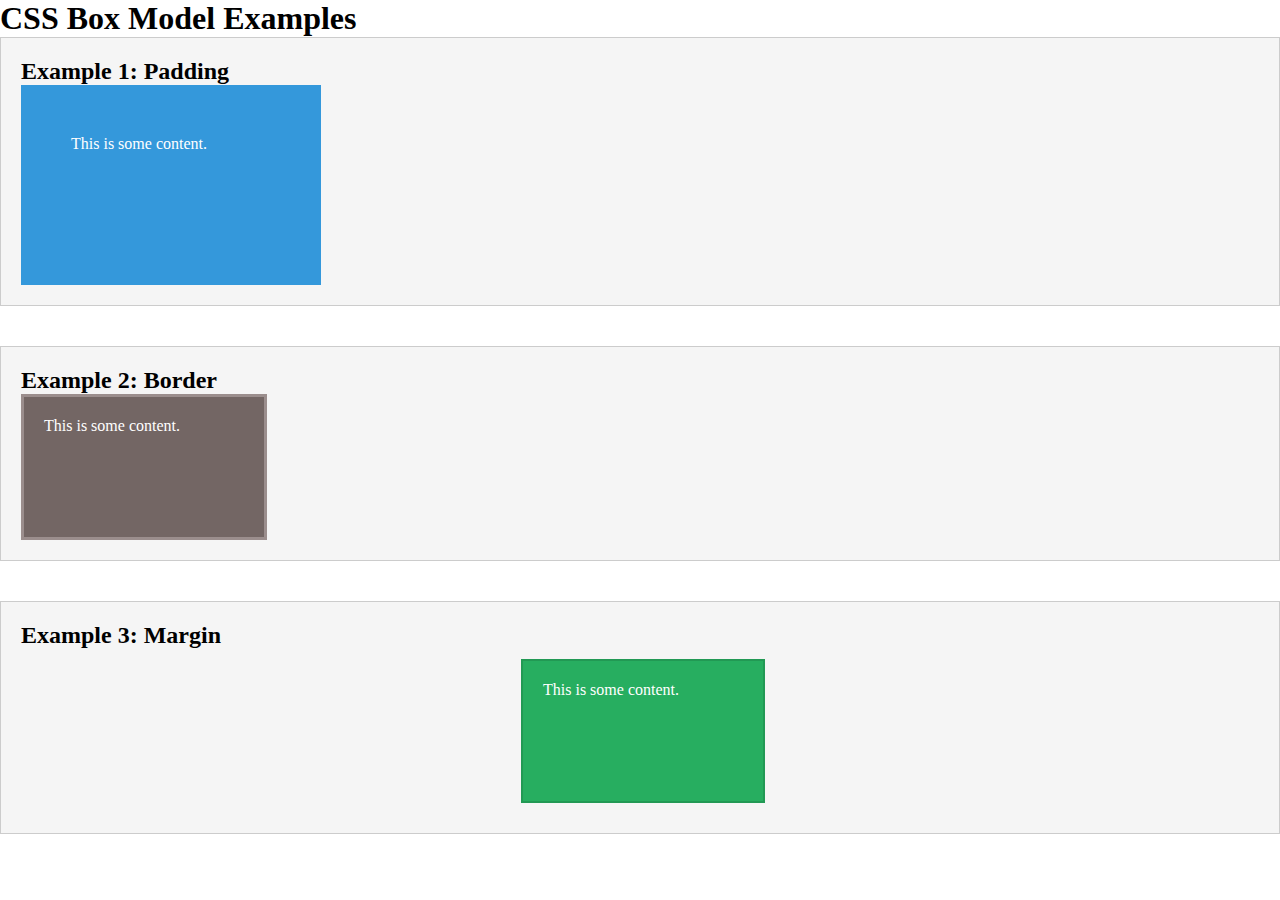
<file: css-box-model/index.html>
<!DOCTYPE html>
<html lang="en">
  <head>
    <meta charset="UTF-8" />
    <meta name="viewport" content="width=device-width, initial-scale=1.0" />
    <link rel="stylesheet" href="styles.css" />
    <title>CSS Box Model Examples</title>
  </head>
  <body>
    <h1>CSS Box Model Examples</h1>

    <!-- Example 1: Padding -->
    <div class="example">
      <h2>Example 1: Padding</h2>
      <p class="box">This is some content.</p>
    </div>

    <!-- Example 2: Border -->
    <div class="example">
      <h2>Example 2: Border</h2>
      <p class="box-border">This is some content.</p>
    </div>

    <!-- Example 3: Margin -->
    <div class="example">
      <h2>Example 3: Margin</h2>
      <p class="box-margin">This is some content.</p>
    </div>
  </body>
</html>
</file>
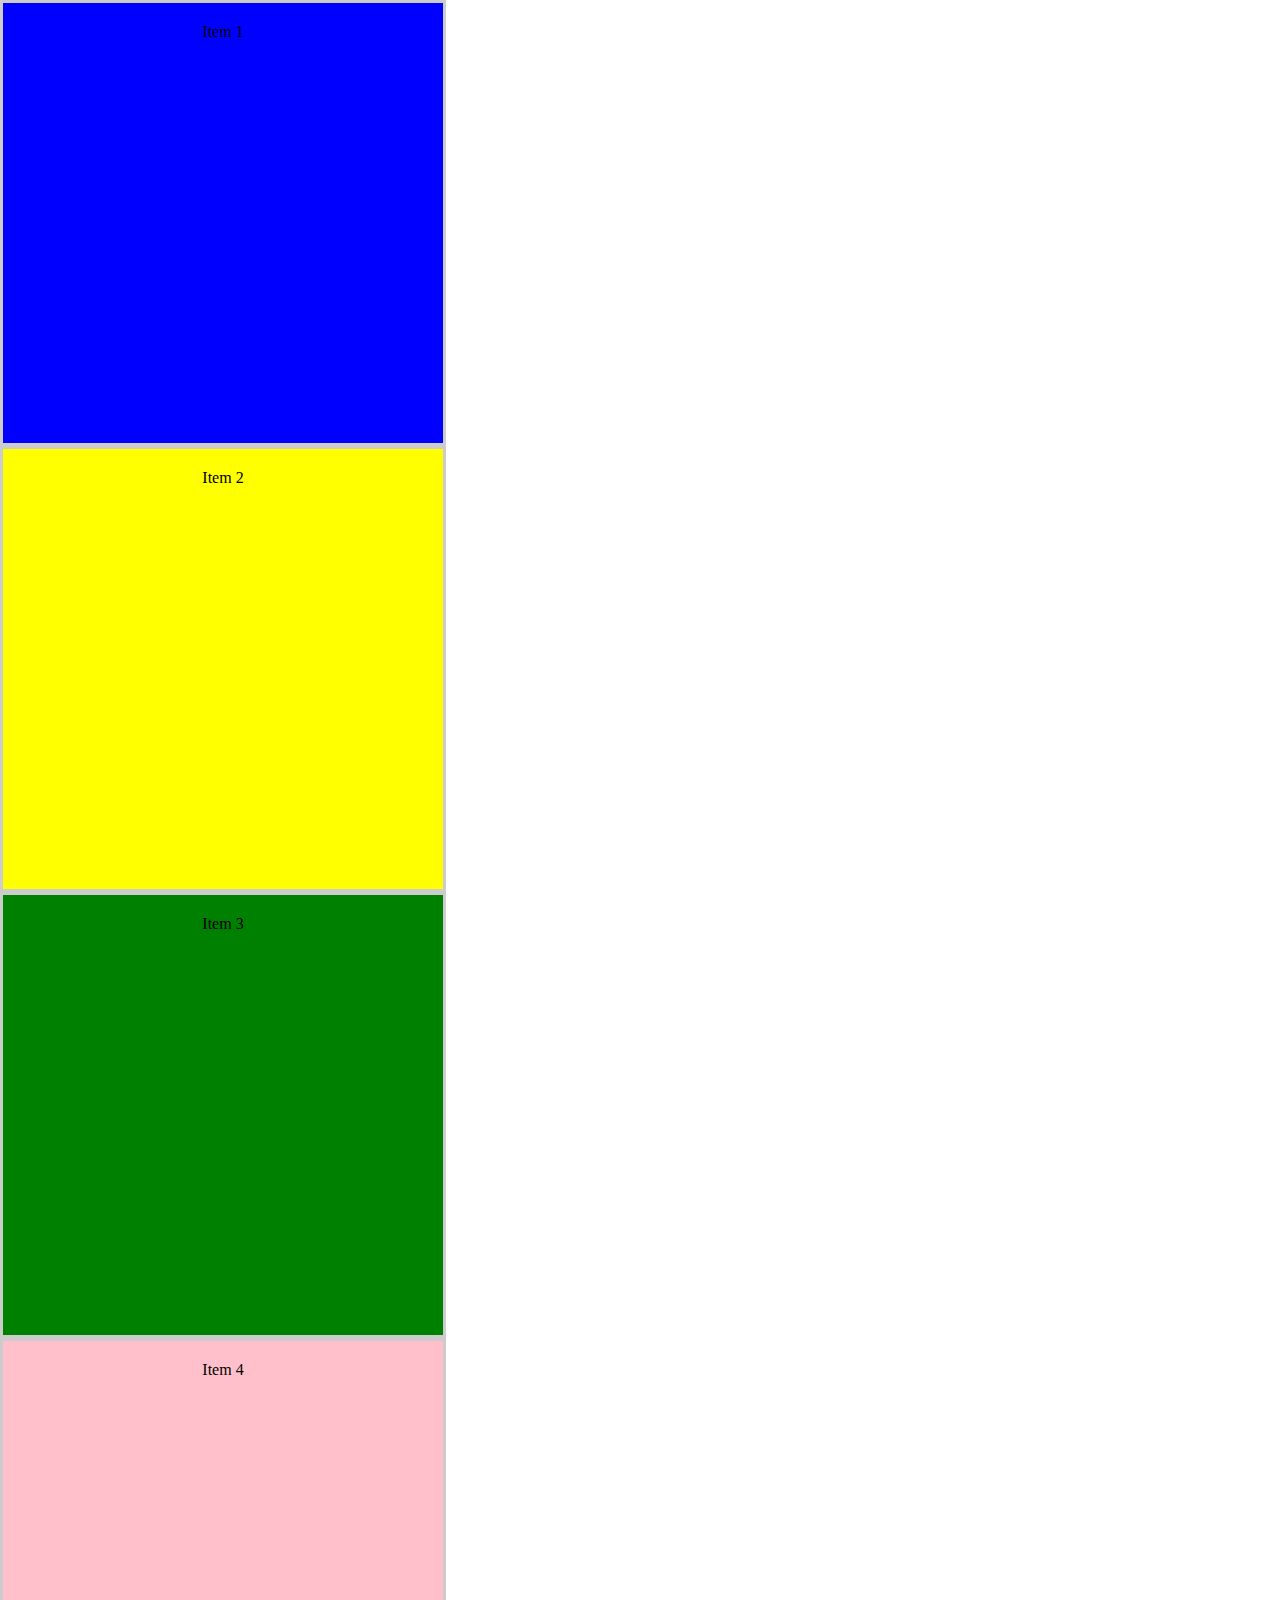
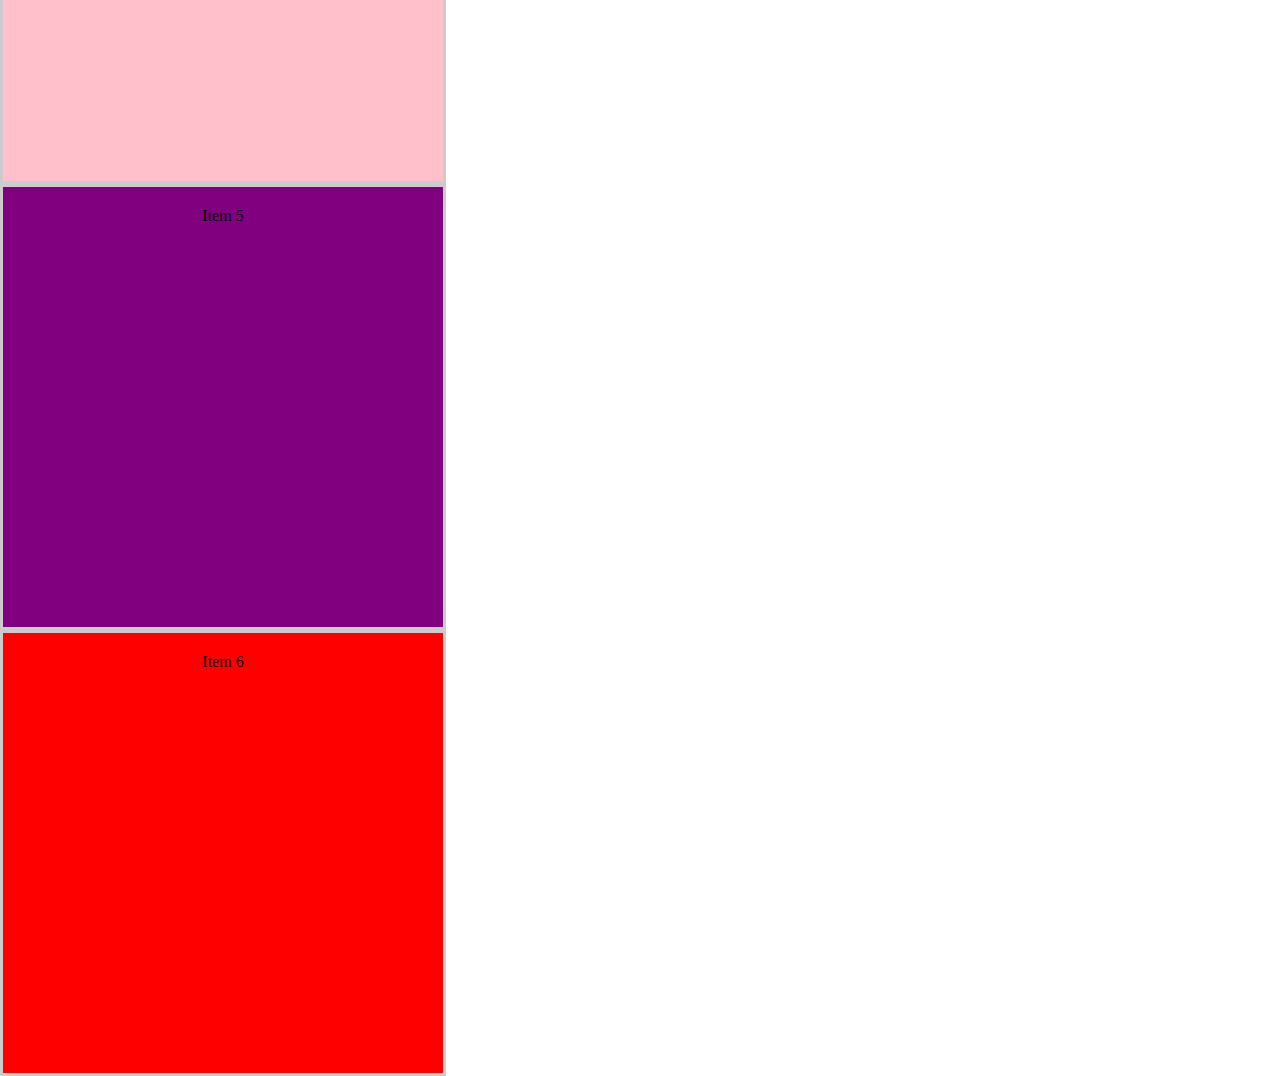
<file: css-flexbox/flexbox-basics/index.html>
<!DOCTYPE html>
<html lang="en">
  <head>
    <meta charset="UTF-8" />
    <meta name="viewport" content="width=device-width, initial-scale=1.0" />
    <link rel="stylesheet" href="styles.css" />
    <title>Flexbox Basics</title>
  </head>
  <body>
    <div class="container">
      <!-- Example 1 -->
      <div class="example1">
        <div class="item one">Item 1</div>
        <div class="item two">Item 2</div>
        <div class="item three">Item 3</div>
        <div class="item four">Item 4</div>
        <div class="item five">Item 5</div>
        <div class="item six">Item 6</div>
      </div>
    </div>
  </body>
</html>
</file>
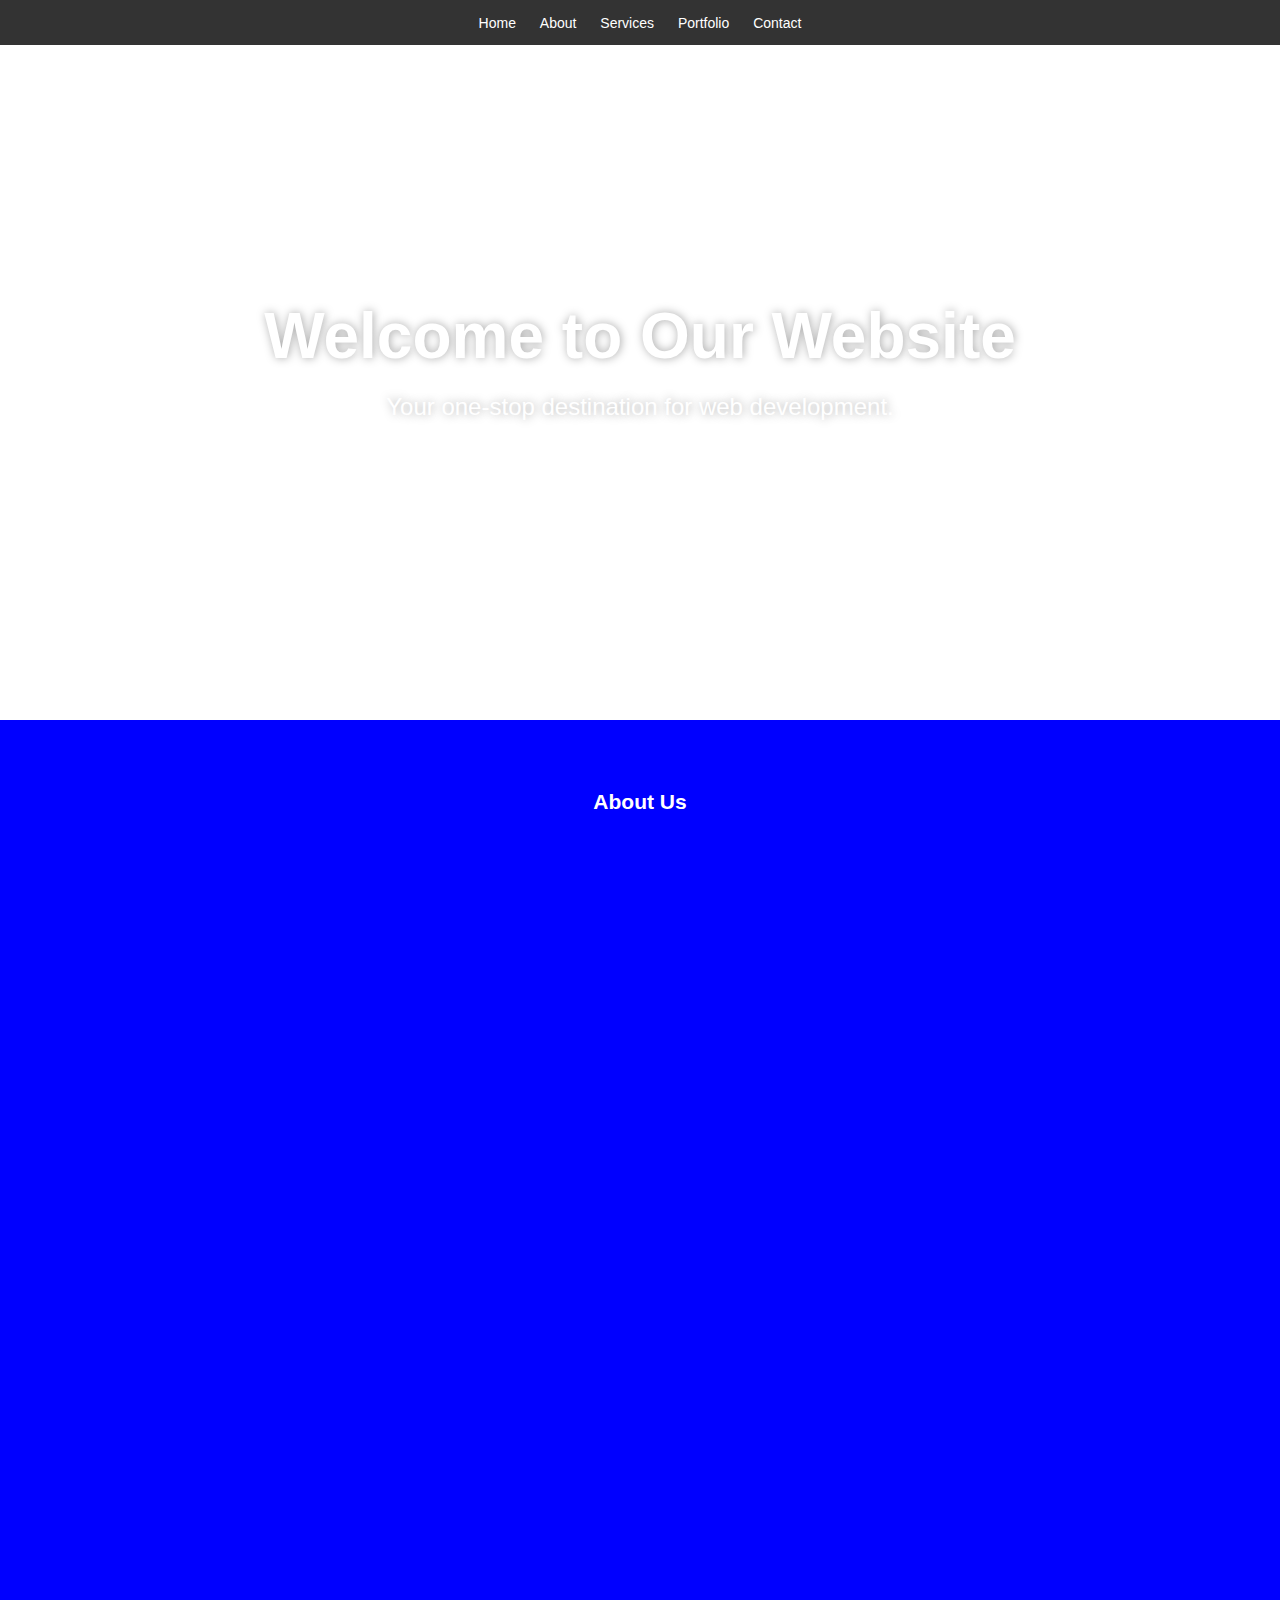
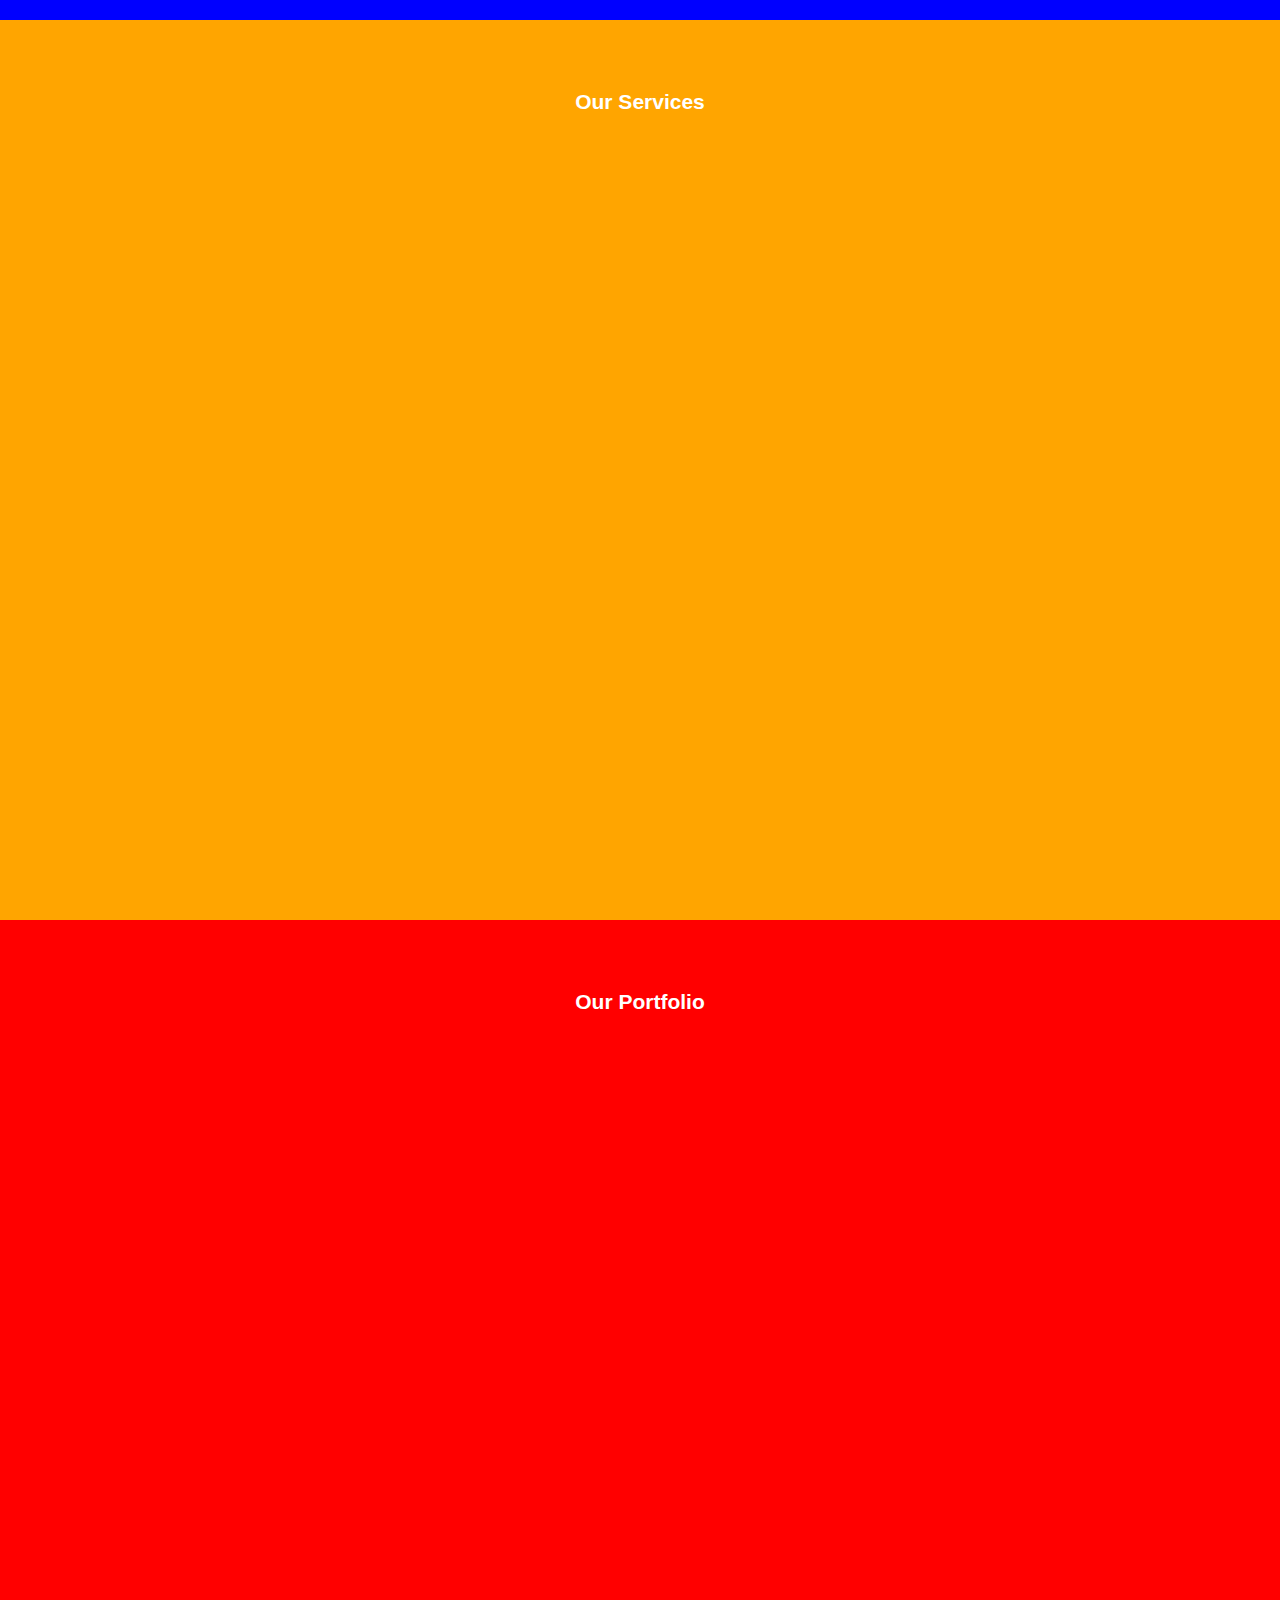
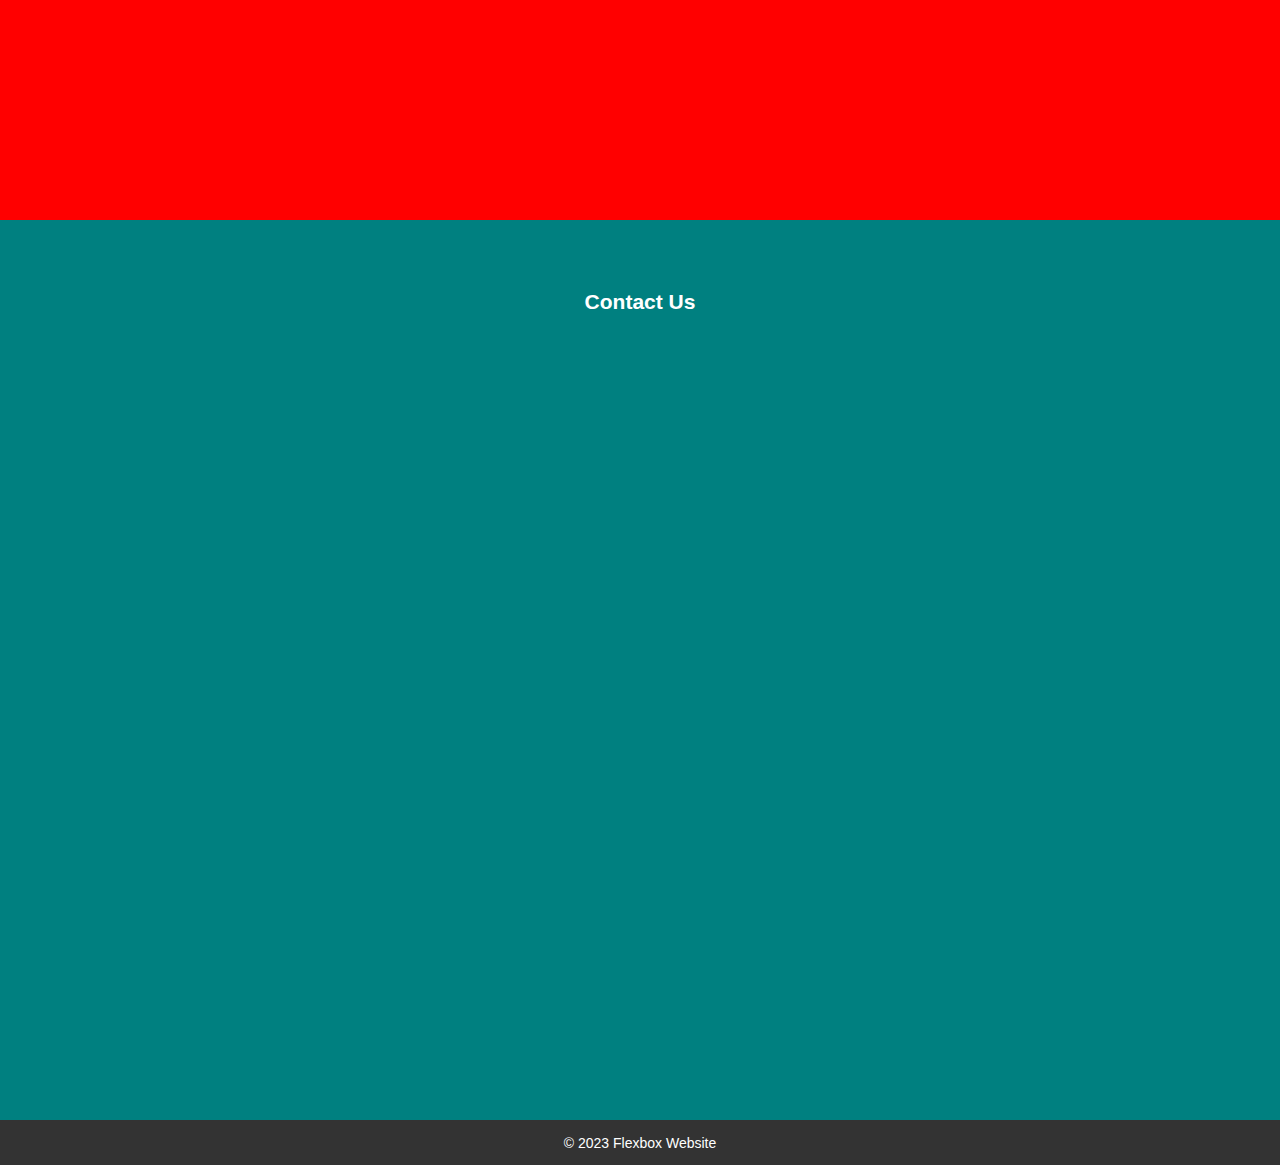
<file: css-flexbox/flexbox-layouts/index.html>
<!DOCTYPE html>
<html lang="en">
  <head>
    <meta charset="UTF-8" />
    <meta name="viewport" content="width=device-width, initial-scale=1.0" />
    <link rel="stylesheet" href="styles.css" />
    <title>Flexbox Website</title>
  </head>
  <body>
    <div class="container">
      <!-- Navbar -->
      <nav class="navbar">
        <ul class="nav-list">
          <li><a href="#home">Home</a></li>
          <li><a href="#about">About</a></li>
          <li><a href="#services">Services</a></li>
          <li><a href="#portfolio">Portfolio</a></li>
          <li><a href="#contact">Contact</a></li>
        </ul>
      </nav>

      <!-- Landing Page -->
      <header class="landing" id="home">
        <h1>Welcome to Our Website</h1>
        <p>Your one-stop destination for web development.</p>
      </header>

      <!-- Main Section -->
      <main>
        <section class="main-content" id="about">
          <h2>About Us</h2>
        </section>
        <section class="main-content" id="services">
          <h2>Our Services</h2>
        </section>
        <section class="main-content" id="portfolio">
          <h2>Our Portfolio</h2>
        </section>
        <section class="main-content" id="contact">
          <h2>Contact Us</h2>
        </section>
      </main>

      <!-- Footer -->
      <footer class="footer">
        <p>&copy; 2023 Flexbox Website</p>
      </footer>
    </div>
  </body>
</html>
</file>
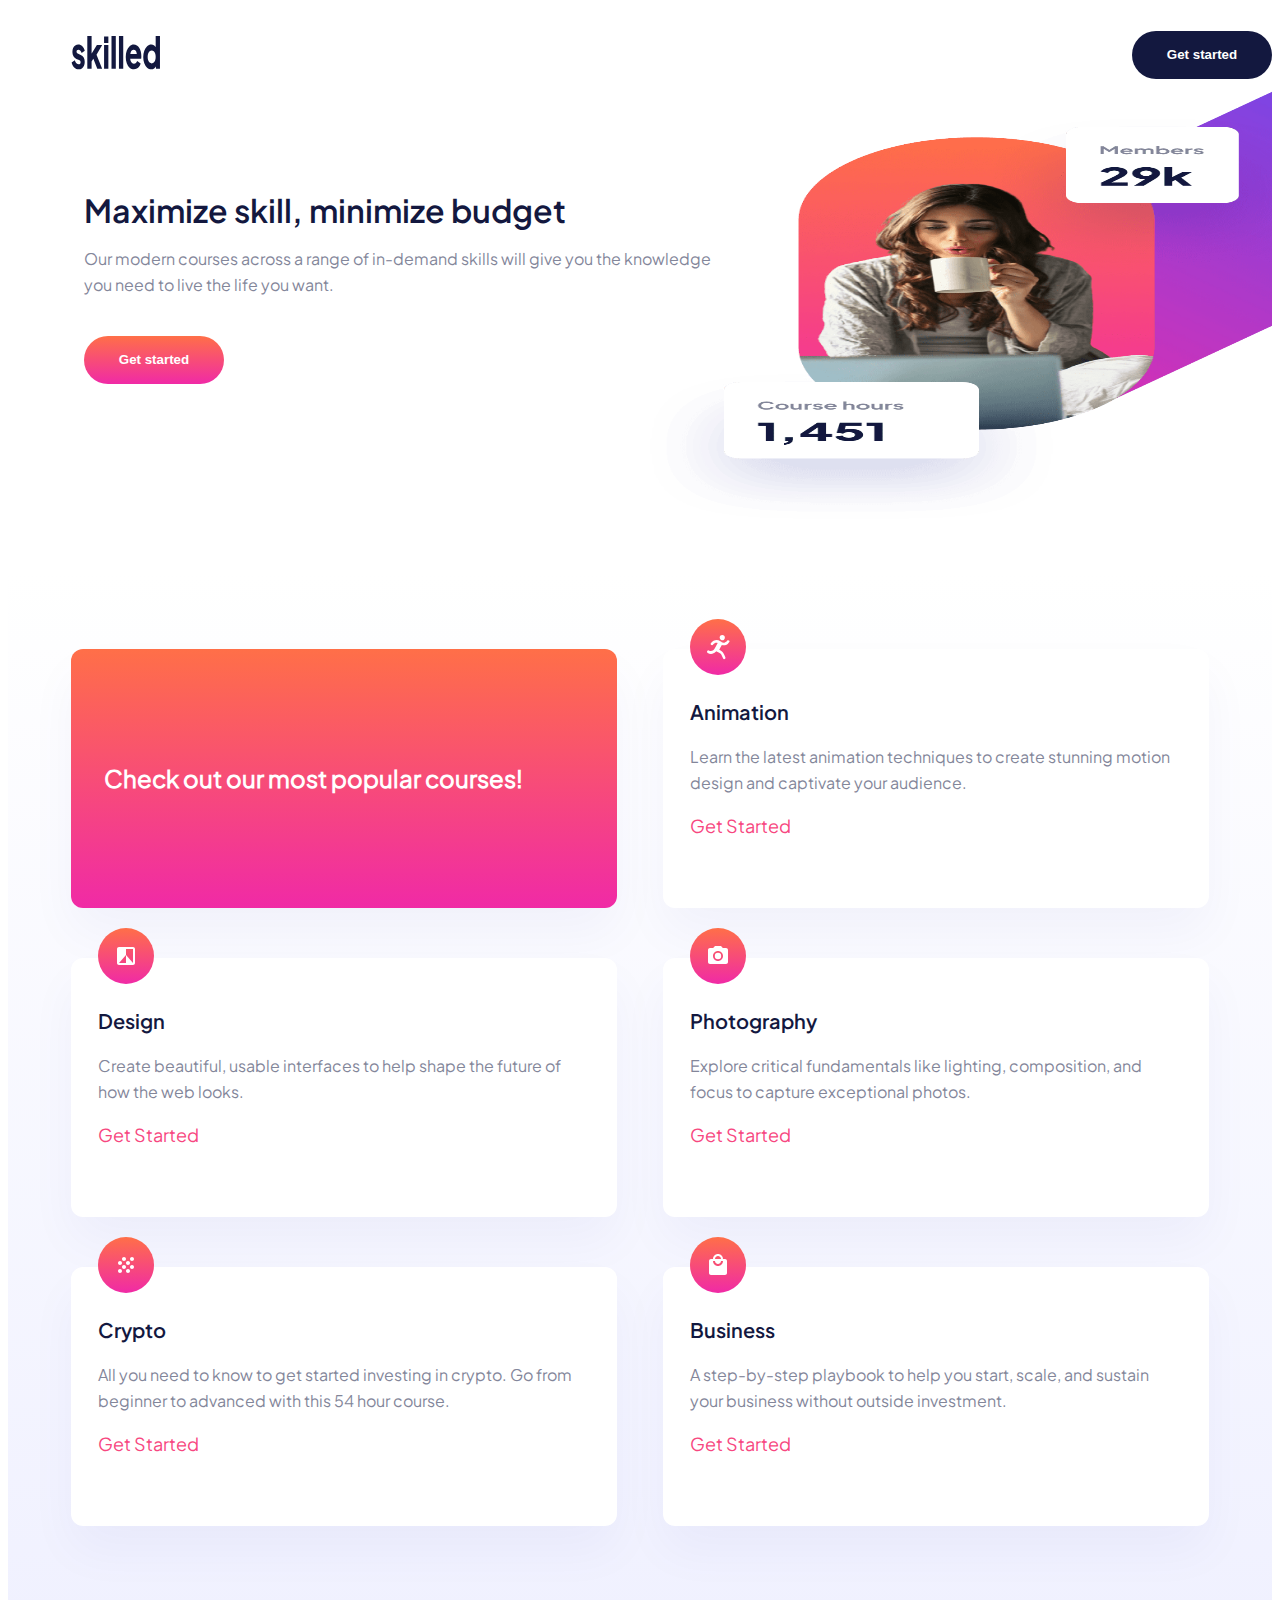
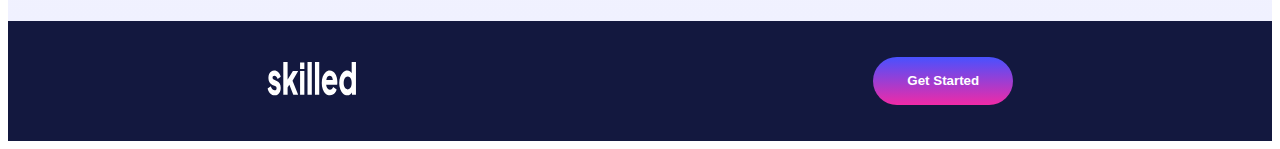
<file: css-flexbox/skilled-landing-page-example/index.html>
<!DOCTYPE html>
<html lang="en">
  <head>
    <meta charset="UTF-8" />
    <meta name="viewport" content="width=device-width, initial-scale=1.0" />

    <link
      rel="icon"
      type="image/png"
      sizes="32x32"
      href="./assets/img/favicon-32x32.png"
    />
    <link rel="stylesheet" href="css/styles.css" />

    <title>Skilled | e-learning</title>
  </head>
  <body>
    <div class="container">
      <header>
        <nav>
          <div class="logo">
            <img src="./assets/img/logo-dark.svg" alt="skilled dark logo" />
          </div>
          <button>Get started</button>
        </nav>
        <section>
          <div class="description-container">
            <div class="heading">Maximize skill, minimize budget</div>
            <div class="description">
              <p>
                Our modern courses across a range of in-demand skills will give
                you the knowledge you need to live the life you want.
              </p>
              <button>Get started</button>
            </div>
          </div>

          <div class="hero-img">
            <img
              class="mobile"
              src="./assets/img/image-hero-mobile@2x.webp"
              alt="hero image mobile"
            />
            <img
              class="tablet"
              src="./assets/img/image-hero-tablet@2x.png"
              alt="hero image tablet"
            />
            <img
              class="desktop"
              src="./assets/img/image-hero-desktop@2x.webp"
              alt="hero image desktop"
            />
          </div>
        </section>
      </header>
      <main>
        <section>
          <div class="items-container">
            <div class="item heading">
              <p>Check out our most popular courses!</p>
            </div>
            <div class="item">
              <div class="icon">
                <img
                  src="./assets/img/icon-animation.svg"
                  alt="animation icon"
                />
              </div>
              <div class="description">
                <h3>Animation</h3>
                <p>
                  Learn the latest animation techniques to create stunning
                  motion design and captivate your audience.
                </p>
              </div>
              <div class="footer"><p>Get Started</p></div>
            </div>
            <div class="item">
              <div class="icon">
                <img src="./assets/img/icon-design.svg" alt="design icon" />
              </div>
              <div class="description">
                <h3>Design</h3>
                <p>
                  Create beautiful, usable interfaces to help shape the future
                  of how the web looks.
                </p>
              </div>
              <div class="footer"><p>Get Started</p></div>
            </div>
            <div class="item">
              <div class="icon">
                <img
                  src="./assets/img/icon-photography.svg"
                  alt="photography icon"
                />
              </div>
              <div class="description">
                <h3>Photography</h3>
                <p>
                  Explore critical fundamentals like lighting, composition, and
                  focus to capture exceptional photos.
                </p>
              </div>
              <div class="footer"><p>Get Started</p></div>
            </div>
            <div class="item">
              <div class="icon">
                <img src="./assets/img/icon-crypto.svg" alt="crypto icon" />
              </div>
              <div class="description">
                <h3>Crypto</h3>
                <p>
                  All you need to know to get started investing in crypto. Go
                  from beginner to advanced with this 54 hour course.
                </p>
              </div>
              <div class="footer"><p>Get Started</p></div>
            </div>
            <div class="item">
              <div class="icon">
                <img src="./assets/img/icon-business.svg" alt="business icon" />
              </div>
              <div class="description">
                <h3>Business</h3>
                <p>
                  A step-by-step playbook to help you start, scale, and sustain
                  your business without outside investment.
                </p>
              </div>
              <div class="footer"><p>Get Started</p></div>
            </div>
          </div>
        </section>
      </main>
      <footer>
        <div class="logo">
          <img src="./assets/img/logo-light.svg" alt="skilled light logo" />
        </div>
        <button>Get Started</button>
      </footer>
    </div>
  </body>
</html>
</file>
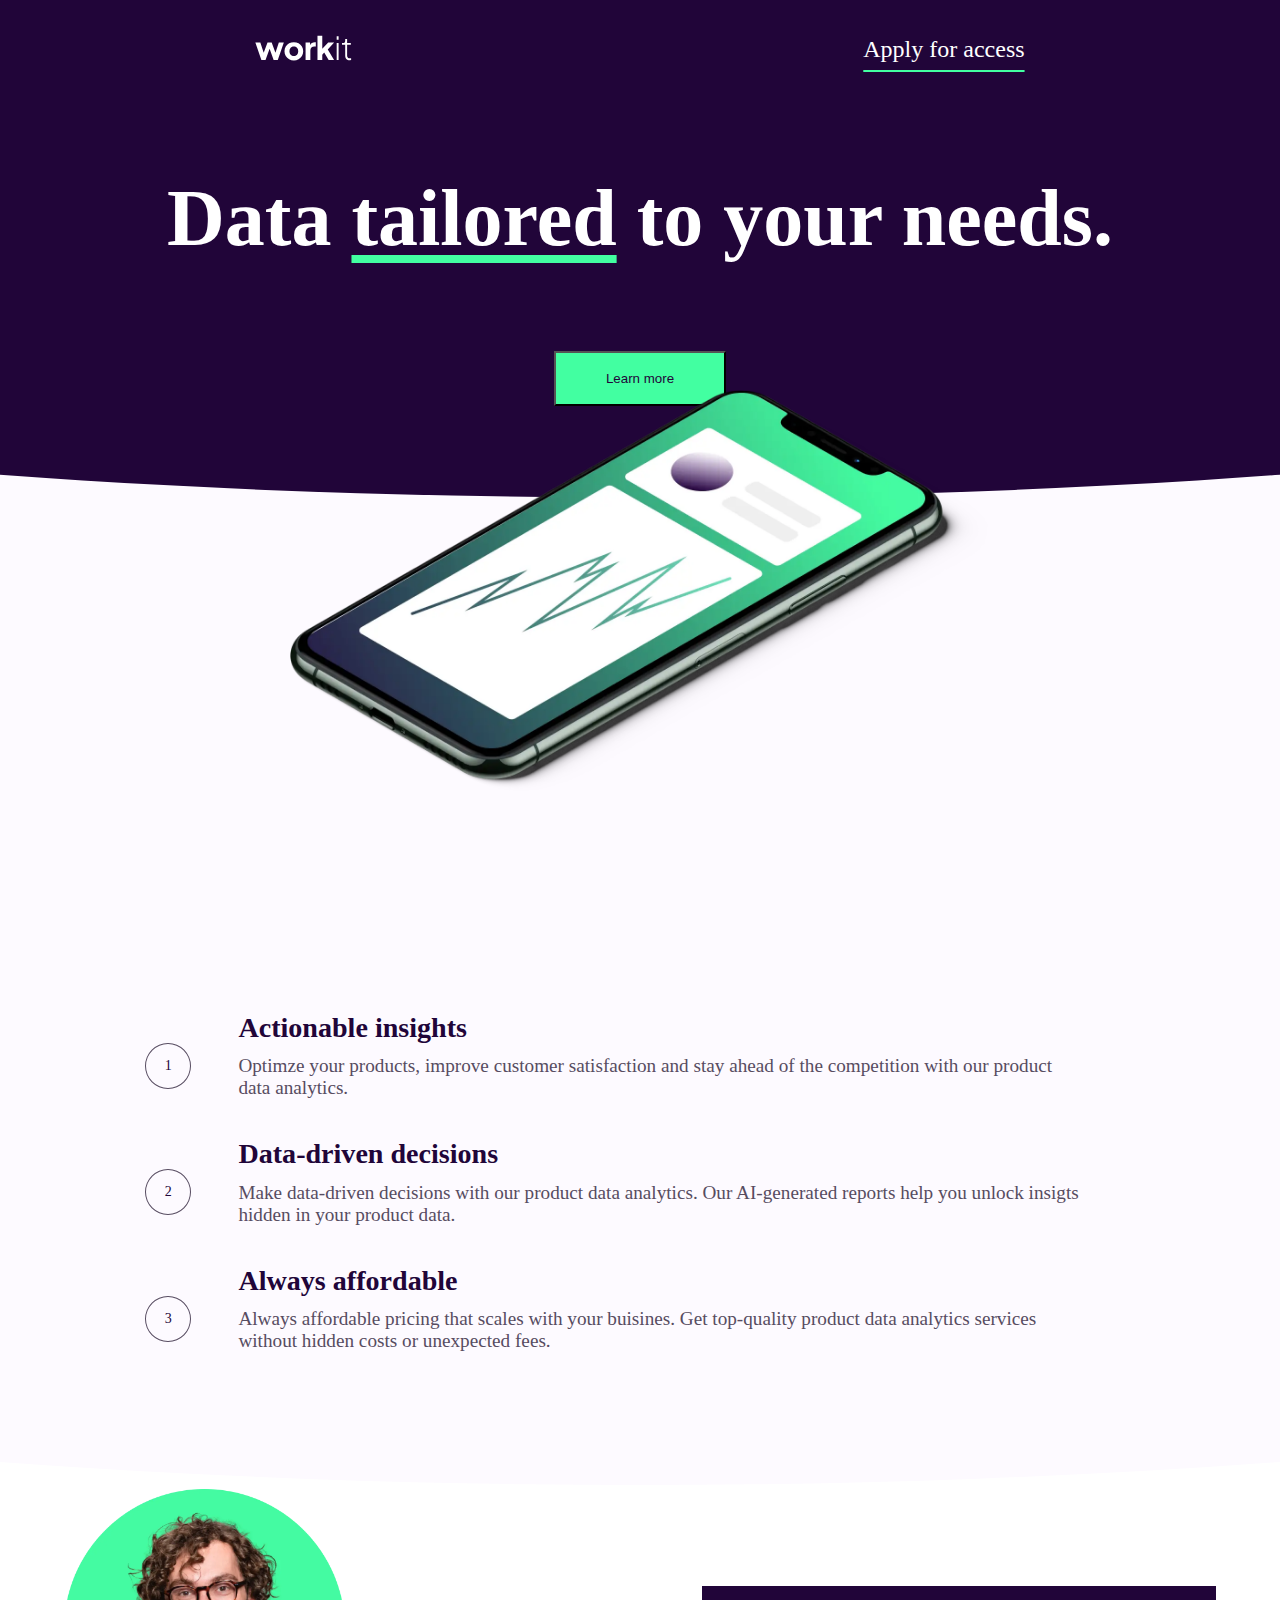
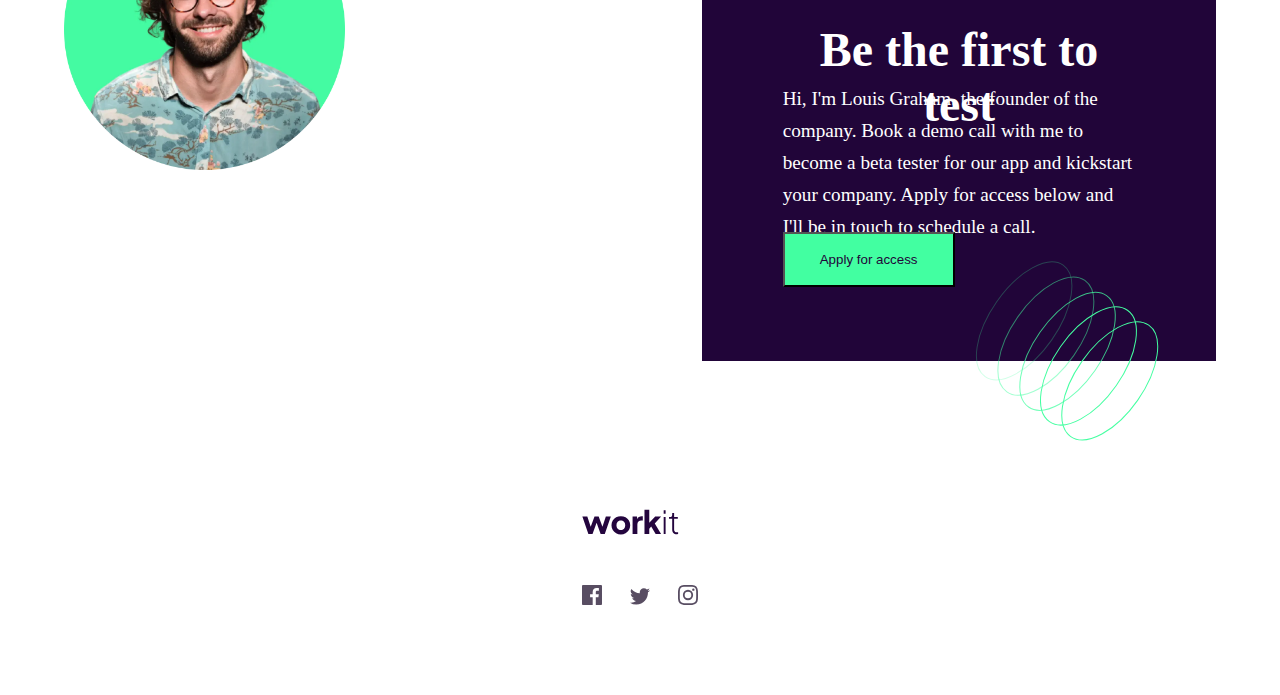
<file: css-flexbox/workit-landing-page/index.html>
<!DOCTYPE html>
<html lang="en">
  <head>
    <meta charset="UTF-8" />
    <meta name="viewport" content="width=device-width, initial-scale=1.0" />
    <link rel="stylesheet" href="index.css" />
    <link rel="icon" type="image/x-icon" href="/assets/img/favicon-32x32.png" />
    <title>Workit</title>
  </head>
  <body>
    <div class="container">
      <!-- HEADER -->
      <header>
        <!-- NAV -->
        <nav>
          <div class="logo">
            <img src="./assets/img/logo-light.svg" alt="" />
          </div>
          <ul>
            <li>Apply for access</li>
          </ul>
        </nav>
        <section>
          <div class="heading">
            <h1>Data <span>tailored</span> to your needs.</h1>
          </div>
          <div class="btn-action"><button>Learn more</button></div>
        </section>
        <img
          class="hero"
          src="./assets/img/image-hero.webp"
          alt="cell phone"
          class="hero"
        />
        <img src="./assets/img/bg-pattern-1.svg" alt="" class="bg-pattern1" />
        <img src="./assets/img/bg-pattern-2.svg" alt="" class="bg-pattern2" />
      </header>
      <!-- MAIN -->
      <main>
        <!-- PRODUCT INFO SECTION-->
        <section class="product-info">
          <div class="product-info-item">
            <div class="number">1</div>
            <div class="info">
              <div class="heading">
                <h3>Actionable insights</h3>
              </div>
              <div class="description">
                <p>
                  Optimze your products, improve customer satisfaction and stay
                  ahead of the competition with our product data analytics.
                </p>
              </div>
            </div>
          </div>
          <div class="product-info-item">
            <div class="number">2</div>
            <div class="info">
              <div class="heading">
                <h3>Data-driven decisions</h3>
              </div>
              <div class="description">
                <p>
                  Make data-driven decisions with our product data analytics.
                  Our AI-generated reports help you unlock insigts hidden in
                  your product data.
                </p>
              </div>
            </div>
          </div>
          <div class="product-info-item">
            <div class="number">3</div>
            <div class="info">
              <div class="heading">
                <h3>Always affordable</h3>
              </div>
              <div class="description">
                <p>
                  Always affordable pricing that scales with your buisines. Get
                  top-quality product data analytics services without hidden
                  costs or unexpected fees.
                </p>
              </div>
            </div>
          </div>
        </section>
        <!-- FOUNDER PROFILE SECTION-->
        <section class="founder">
          <div class="profile-img">
            <img
              src="./assets//img//image-founder.webp"
              alt="founder profile"
            />
          </div>
          <div class="profile-description">
            <div class="heading"><h2>Be the first to test</h2></div>
            <div class="description">
              Hi, I'm Louis Graham, the founder of the company. Book a demo call
              with me to become a beta tester for our app and kickstart your
              company. Apply for access below and I'll be in touch to schedule a
              call.
            </div>
            <div class="btn-action">
              <button>Apply for access</button>
            </div>
            <img
              class="bg-pattern3"
              src="./assets/img/bg-pattern-3.svg"
              alt=""
            />
          </div>
        </section>
        <!-- FOOTER-->
        <footer>
          <div class="footer-container">
            <div class="logo">
              <img src="assets/img/logo-dark.svg" alt="" />
            </div>
            <ul>
              <a href="https://www.facebook.com"
                ><li>
                  <img
                    src="./assets/img/icon-facebook.svg"
                    alt="facebook logo"
                  /></li
              ></a>
              <a href="https://www.twitter.com"
                ><li>
                  <img
                    src="assets/img/icon-twitter.svg"
                    alt="twitter logo"
                  /></li
              ></a>
              <a href="https://www.instagram.com"
                ><li>
                  <img
                    src="assets/img/icon-instagram.svg"
                    alt="instagram logo"
                  /></li
              ></a>
            </ul>
          </div>
        </footer>
      </main>
    </div>
  </body>
</html>
</file>
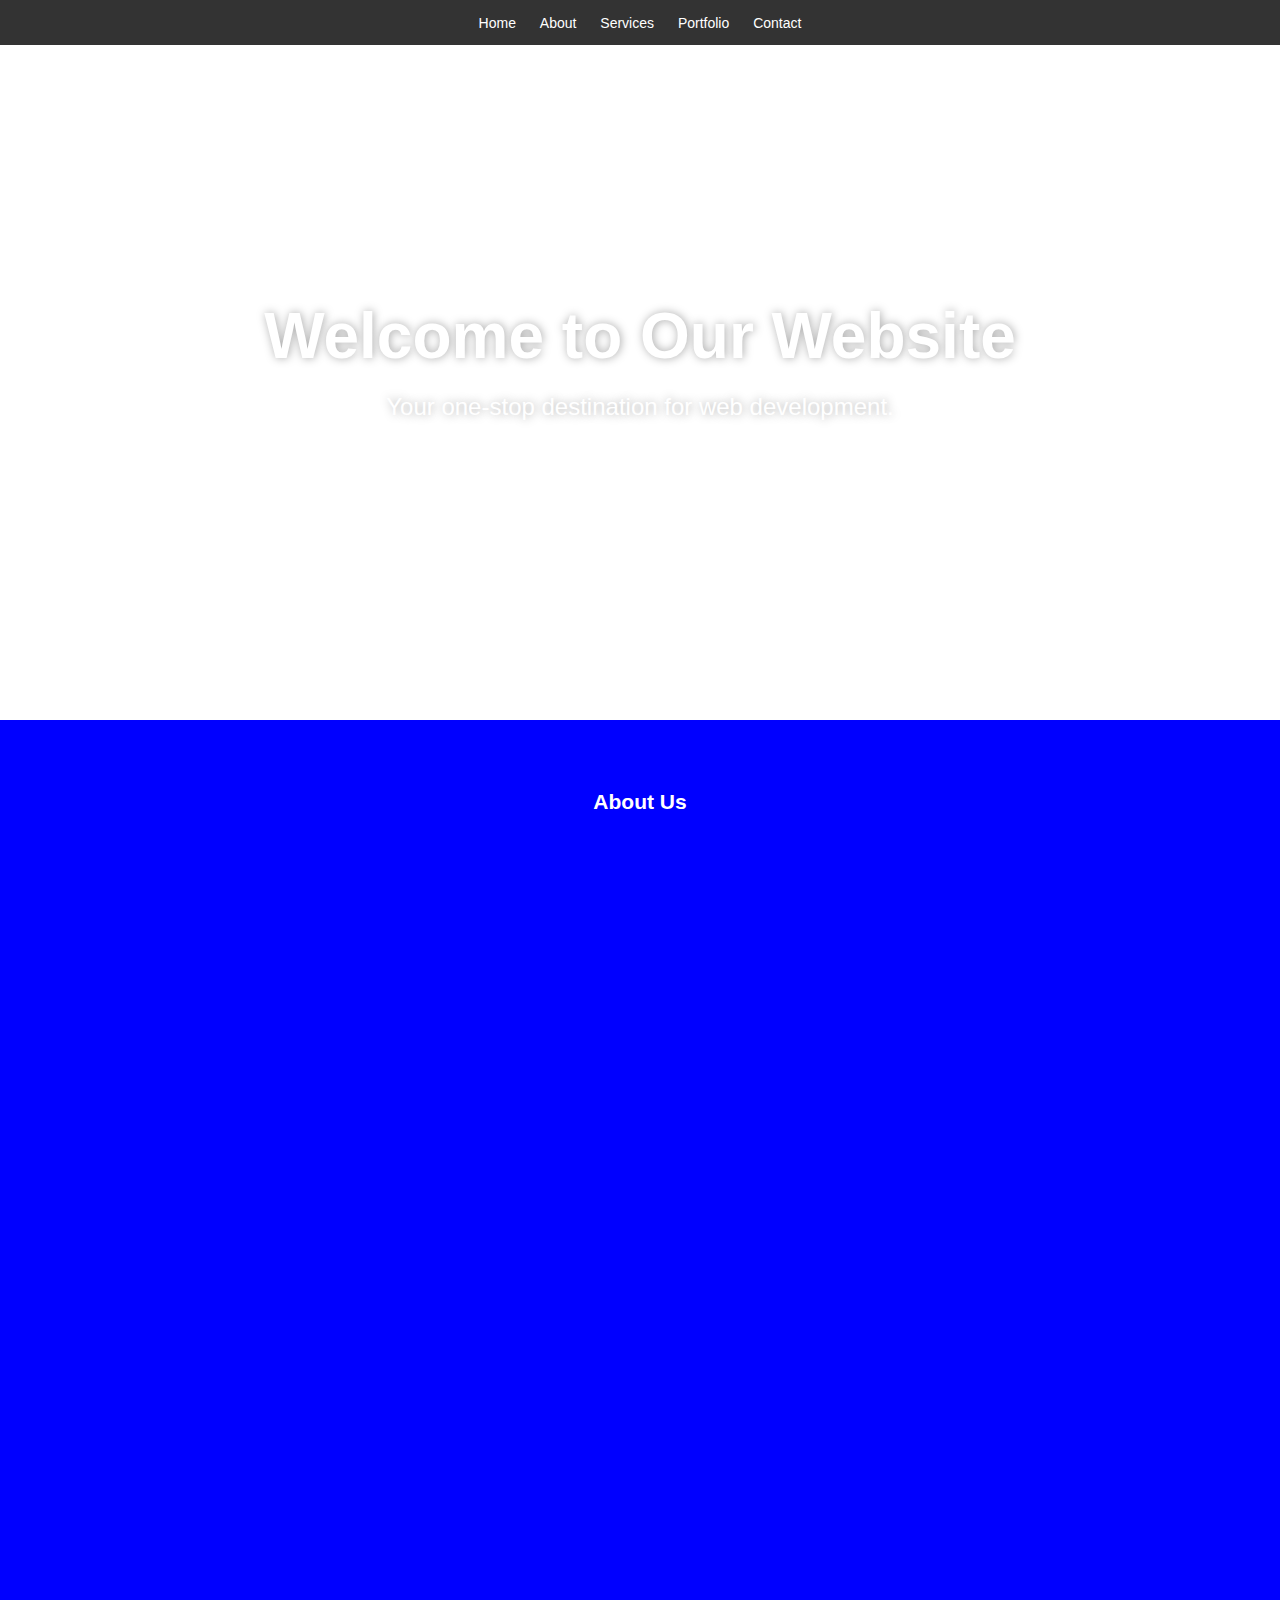
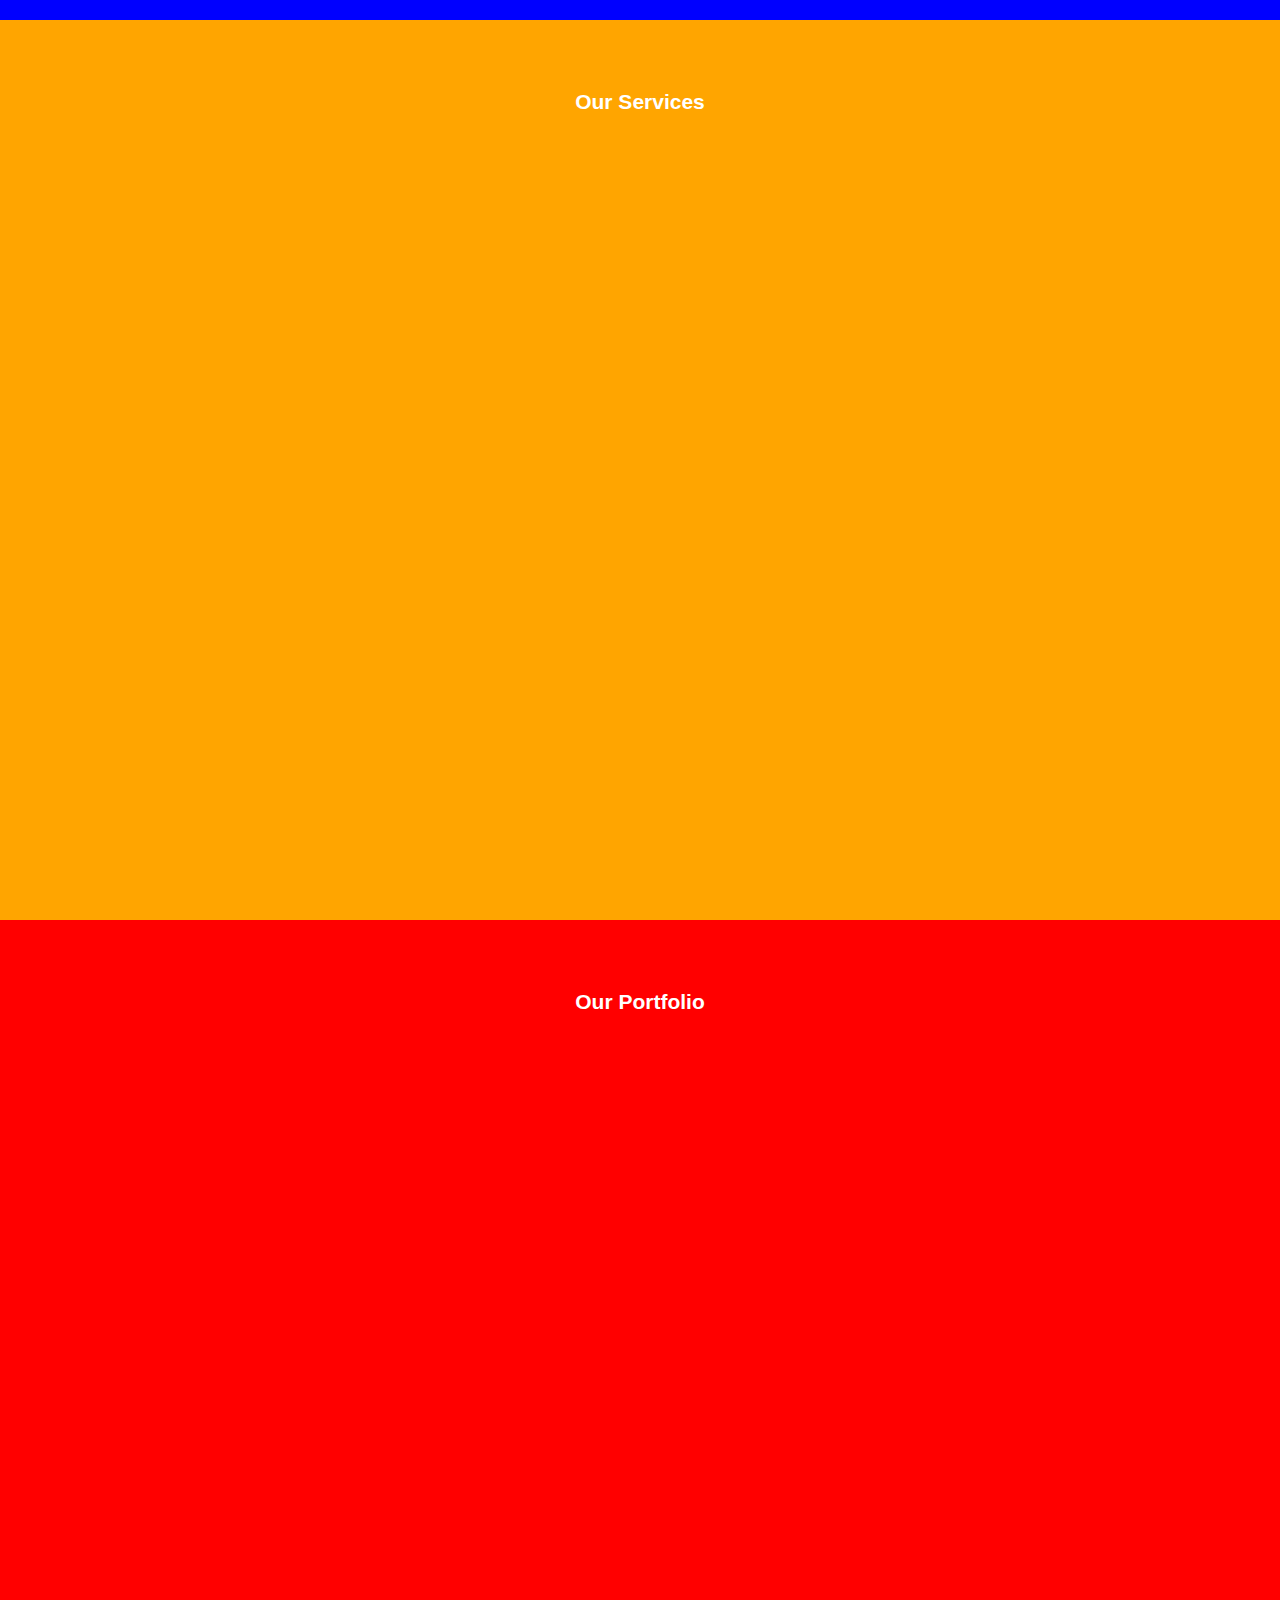
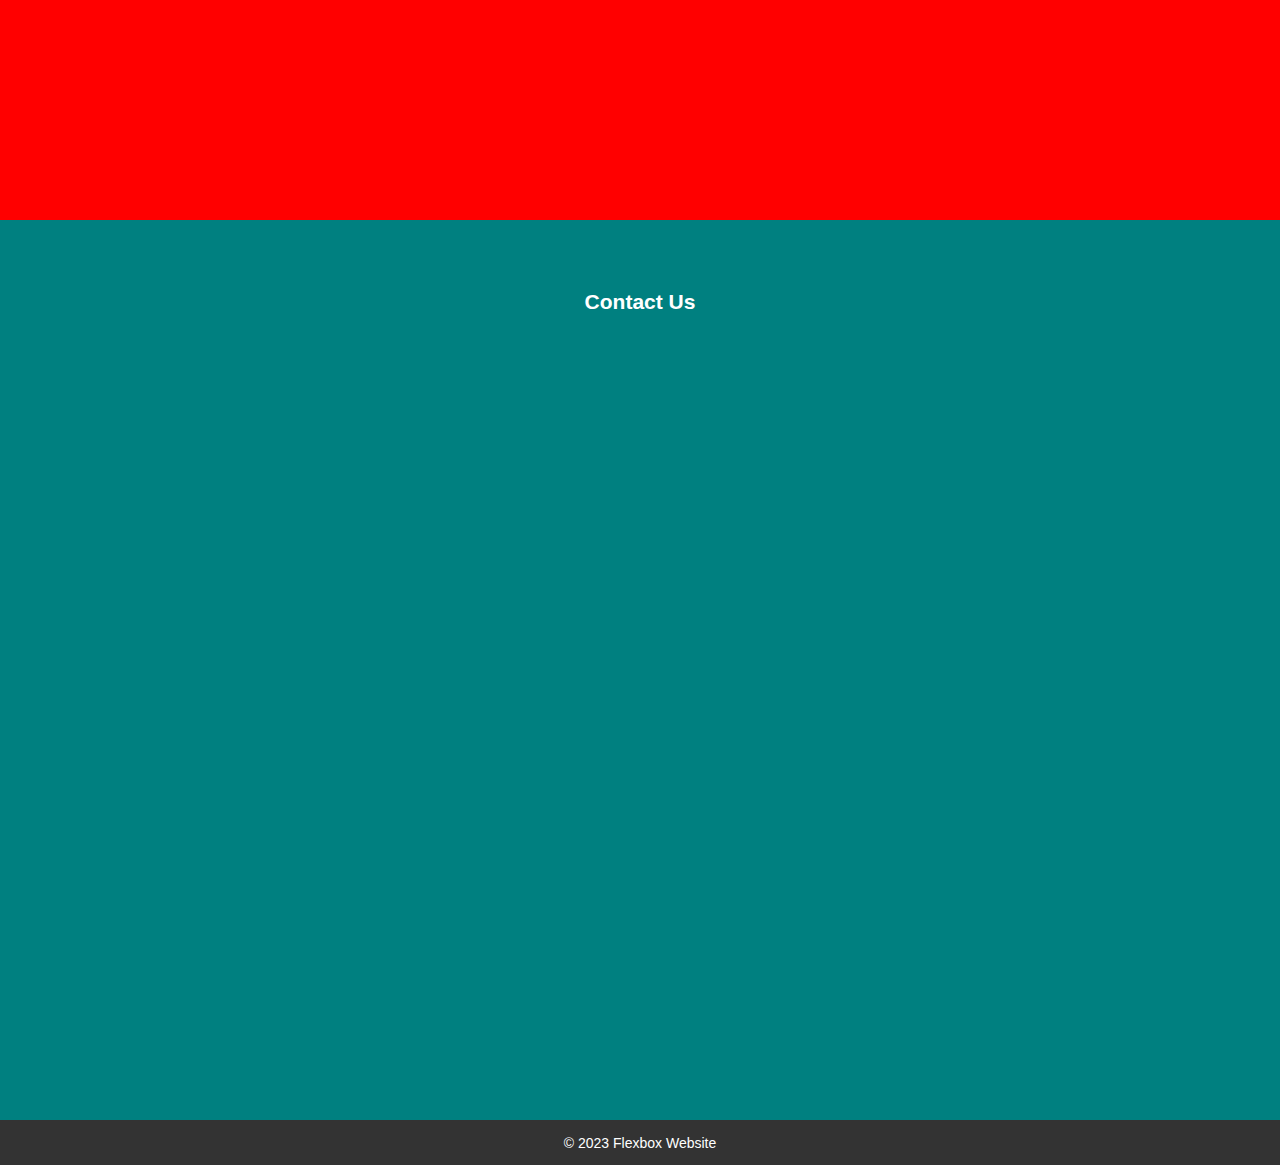
<file: css-flexbox/flexbox-layouts/basic-landing-page/index.html>
<!DOCTYPE html>
<html lang="en">
  <head>
    <meta charset="UTF-8" />
    <meta name="viewport" content="width=device-width, initial-scale=1.0" />
    <link rel="stylesheet" href="css/styles.css" />
    <title>Flexbox Website</title>
  </head>
  <body>
    <div class="container">
      <!-- Navbar -->
      <nav class="navbar">
        <ul class="nav-list">
          <li><a href="#home">Home</a></li>
          <li><a href="#about">About</a></li>
          <li><a href="#services">Services</a></li>
          <li><a href="#portfolio">Portfolio</a></li>
          <li><a href="#contact">Contact</a></li>
        </ul>
      </nav>

      <!-- Landing Page -->
      <header class="landing" id="home">
        <h1>Welcome to Our Website</h1>
        <p>Your one-stop destination for web development.</p>
      </header>

      <!-- Main Section -->
      <main>
        <section class="main-content" id="about">
          <h2>About Us</h2>
        </section>
        <section class="main-content" id="services">
          <h2>Our Services</h2>
        </section>
        <section class="main-content" id="portfolio">
          <h2>Our Portfolio</h2>
        </section>
        <section class="main-content" id="contact">
          <h2>Contact Us</h2>
        </section>
      </main>

      <!-- Footer -->
      <footer class="footer">
        <p>&copy; 2023 Flexbox Website</p>
      </footer>
    </div>
  </body>
</html>
</file>
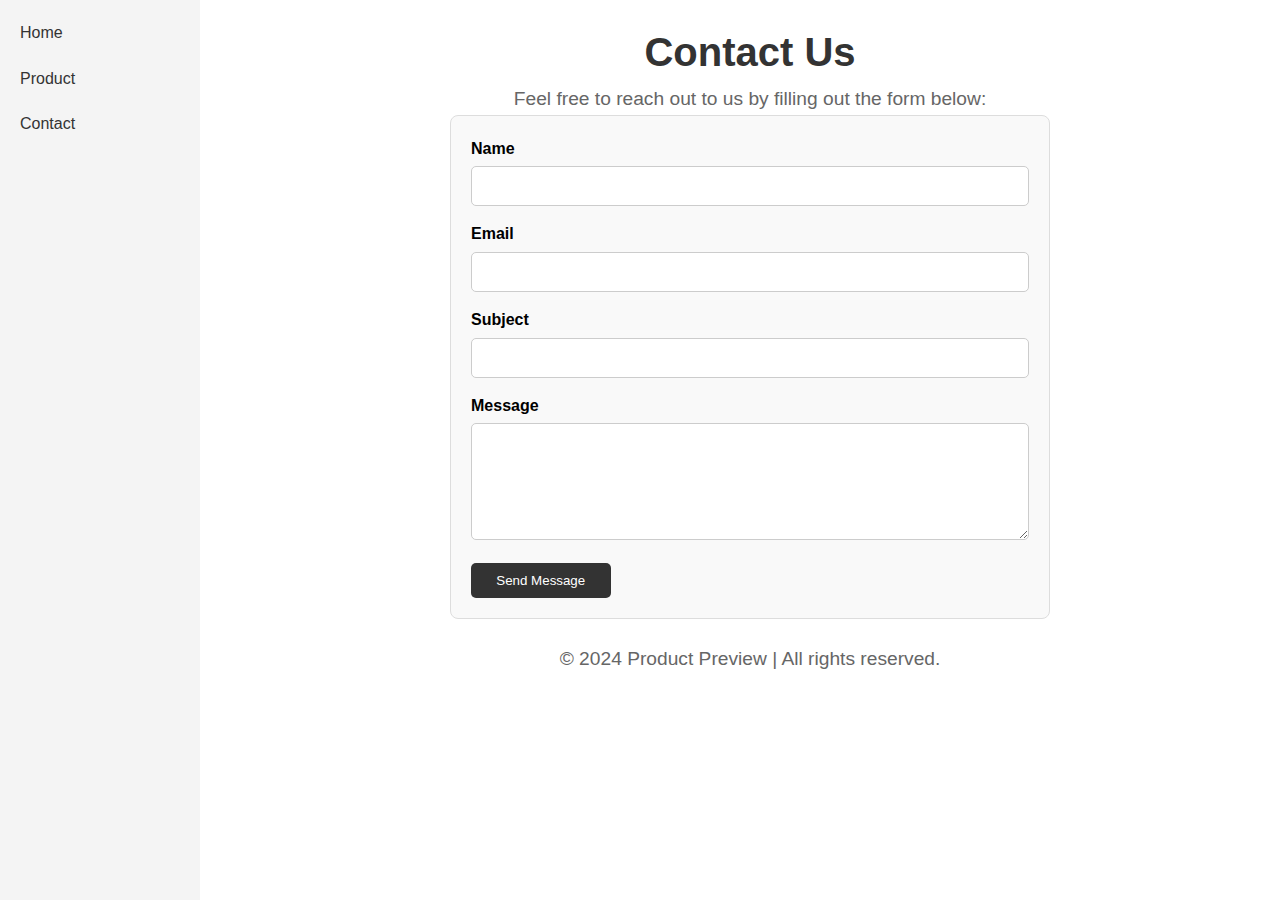
<file: css-flexbox/flexbox-layouts/multi-page-site/contact.html>
<!DOCTYPE html>
<html lang="en">
  <head>
    <meta charset="UTF-8" />
    <meta name="viewport" content="width=device-width, initial-scale=1.0" />
    <title>Contact - Product Preview</title>
    <link rel="stylesheet" href="css/styles.css" />
  </head>
  <body>
    <!-- Navbar for mobile/tablet, sidebar for large screens -->
    <header class="navbar">
      <nav>
        <ul>
          <li><a href="index.html">Home</a></li>
          <li><a href="product.html">Product</a></li>
          <li><a href="contact.html">Contact</a></li>
        </ul>
      </nav>
    </header>

    <!-- Main content -->
    <main class="main-content">
      <h1>Contact Us</h1>
      <p>Feel free to reach out to us by filling out the form below:</p>

      <!-- Contact Form -->
      <form class="contact-form" action="#" method="POST">
        <div class="form-group">
          <label for="name">Name</label>
          <input type="text" id="name" name="name" required />
        </div>

        <div class="form-group">
          <label for="email">Email</label>
          <input type="email" id="email" name="email" required />
        </div>

        <div class="form-group">
          <label for="subject">Subject</label>
          <input type="text" id="subject" name="subject" required />
        </div>

        <div class="form-group">
          <label for="message">Message</label>
          <textarea id="message" name="message" rows="5" required></textarea>
        </div>

        <button type="submit" class="btn">Send Message</button>
      </form>
    </main>

    <!-- Sidebar for large screens -->
    <aside class="sidebar">
      <ul>
        <li><a href="index.html">Home</a></li>
        <li><a href="product.html">Product</a></li>
        <li><a href="contact.html">Contact</a></li>
      </ul>
    </aside>

    <footer class="footer">
      <p>&copy; 2024 Product Preview | All rights reserved.</p>
    </footer>
  </body>
</html>
</file>
<file: css-flexbox/skilled-landing-page-example/css/styles.css>
* html {
  margin: 0;
  padding: 0;
  box-sizing: border-box;
}

@font-face {
  font-family: pjs-reg;
  src: url(../assets/fonts/Plus_Jakarta_Sans/static/PlusJakartaSans-Regular.ttf);
}
@font-face {
  font-family: pjs-semi-b;
  src: url(../assets/fonts/Plus_Jakarta_Sans/static/PlusJakartaSans-SemiBold.ttf);
}
::-webkit-scrollbar {
  width: 3px;
}

::-webkit-scrollbar-track {
  width: 3px;
  box-shadow: inset 0 0 5px grey;
  border-radius: 10px;
}

::-webkit-scrollbar-thumb {
  width: 3px;
  background: linear-gradient(180deg, #ff6f48 0.04%, #f02aa6 100%);
}

::-webkit-scrollbar-thumb:hover {
  background: linear-gradient(0deg, rgba(255, 255, 255, 0.5) 0%, rgba(255, 255, 255, 0.5) 100%), linear-gradient(180deg, #ff6f48 0%, #f02aa6 100%);
}

body {
  display: flex;
  justify-content: center;
  font-size: 16px;
  color: #83869a;
  font-family: pjs-reg;
}
body button {
  border: none;
  border-radius: 28px;
  color: white;
  font-weight: 700;
  transition: all 0.35s ease-in-out;
}
body button:hover {
  cursor: pointer;
}
body .container {
  max-width: 1440px;
}
body .container header,
body .container main {
  display: flex;
  flex-direction: column;
  align-items: center;
  padding: 2%;
}
body .container header {
  height: 98vh;
  justify-content: space-between;
  overflow: hidden;
}
body .container header nav,
body .container header .heading,
body .container header .description,
body .container header .hero-img {
  width: 100%;
}
body .container header nav {
  height: 48px;
  height: 8%;
  display: flex;
  justify-content: space-between;
  align-items: center;
}
body .container header nav .logo img {
  width: 89px;
  height: 35px;
}
body .container header nav button {
  z-index: 1000;
  width: 140px;
  height: 48px;
  background-color: #13183f;
}
body .container header nav button:hover {
  background-color: #666ca3;
}
body .container header section {
  height: calc(100% - 48px);
  display: flex;
  flex-direction: column;
}
body .container header section .description-container {
  height: 45%;
}
body .container header section .description-container .heading {
  width: 100%;
  height: 45%;
  display: flex;
  align-items: flex-end;
  font-family: pjs-semi-b;
  font-size: 2rem;
  font-weight: 800;
  color: #13183f;
}
body .container header section .description-container .description {
  height: 55%;
  display: flex;
  flex-direction: column;
  justify-content: space-between;
}
body .container header section .description-container .description button {
  width: 140px;
  height: 48px;
  background: linear-gradient(180deg, #ff6f48 0.04%, #f02aa6 100%);
}
body .container header section .description-container .description button:hover {
  background: linear-gradient(0deg, rgba(255, 255, 255, 0.5) 0%, rgba(255, 255, 255, 0.5) 100%), linear-gradient(180deg, #ff6f48 0%, #f02aa6 100%);
}
body .container header .hero-img {
  height: 55%;
}
body .container header .hero-img img.mobile,
body .container header .hero-img img.tablet {
  width: 100%;
  height: 100%;
}
body .container header .hero-img img.tablet {
  display: none;
}
body .container header .hero-img img.desktop {
  display: none;
}
@media (min-width: 768px) {
  body .container header {
    height: 60vh;
    padding: 2% 0 0 5%;
    justify-content: flex-start;
  }
  body .container header section {
    height: calc(80% - 48px);
    flex-direction: row;
  }
  body .container header section .description-container,
  body .container header section .hero-img {
    height: 100%;
  }
  body .container header section .description-container {
    width: 55%;
  }
  body .container header section .description-container .heading {
    height: 40%;
  }
  body .container header section .description-container .description {
    height: 40%;
  }
  body .container header section .description-container .description p {
    line-height: 26px;
  }
  body .container header section .hero-img {
    width: 45%;
  }
  body .container header section .hero-img img.mobile {
    display: none;
  }
  body .container header section .hero-img img.tablet {
    display: inherit;
    height: 80%;
    width: 120%;
    transform: scale(1.8);
    position: relative;
    right: -30%;
    top: 5%;
  }
}
@media (min-width: 1440px) {
  body .container header nav .logo {
    margin-left: 2%;
  }
  body .container header nav button {
    margin-right: 8%;
  }
  body .container header section {
    justify-content: space-between;
  }
  body .container header section .description-container {
    width: 50%;
  }
  body .container header section .description-container .heading {
    height: 50%;
    font-size: 3rem;
  }
  body .container header section .description-container .description {
    height: 45%;
  }
  body .container header section .description-container .description p {
    width: 60%;
  }
  body .container header section .hero-img {
    width: 50%;
  }
  body .container header section .hero-img img.tablet {
    display: none;
  }
  body .container header section .hero-img img.desktop {
    display: inherit;
    height: 100%;
    width: 70%;
    transform: scale(1.8);
    position: relative;
    right: -45%;
  }
}
body .container main {
  min-height: 100vh;
  background: linear-gradient(180deg, #fff 0%, #f0f1ff 100%);
}
body .container main section {
  width: 100%;
  height: auto;
  display: flex;
  flex-direction: column;
  position: relative;
  margin-bottom: 70px;
}
body .container main section .items-container {
  display: flex;
  flex-direction: column;
  width: 100%;
}
body .container main section .items-container .item {
  width: 100%;
  height: 259px;
  margin-top: 50px;
  background: white;
  border-radius: 12px;
  box-shadow: 0px 25px 50px 0px rgba(6, 22, 141, 0.04);
}
body .container main section .items-container .item .icon,
body .container main section .items-container .item .description,
body .container main section .items-container .item .footer {
  padding: 0 5%;
}
body .container main section .items-container .item .icon img {
  margin-top: -30px;
}
body .container main section .items-container .item .description h3 {
  font-family: pjs-semi-b;
  font-size: 20px;
  color: #13183f;
}
body .container main section .items-container .item .description p {
  line-height: 26px;
}
body .container main section .items-container .item .footer {
  font-size: 18px;
  color: #f74780;
}
body .container main section .items-container .item.heading {
  height: 120px;
  display: flex;
  align-items: center;
  margin-top: 5px;
  background: linear-gradient(180deg, #ff6f48 0.04%, #f02aa6 100%);
  color: white;
  font-size: 24px;
  font-weight: 800;
}
body .container main section .items-container .item.heading p {
  padding: 6%;
}
@media (min-width: 768px) {
  body .container main {
    padding: 2% 5%;
  }
  body .container main section .items-container {
    flex-direction: row;
    flex-wrap: wrap;
    justify-content: space-between;
  }
  body .container main section .items-container .item,
  body .container main section .items-container .item.heading {
    width: 48%;
    height: 259px;
    margin-top: 50px;
  }
}
@media (min-width: 1440px) {
  body .container main {
    margin-top: 25px;
    min-height: 50vh;
    padding: 2% 6%;
  }
  body .container main section .items-container {
    flex-direction: row;
    flex-wrap: wrap;
    justify-content: space-between;
  }
  body .container main section .items-container .item,
  body .container main section .items-container .item.heading {
    width: 30%;
    height: 259px;
    margin-top: 50px;
  }
}
body .container footer {
  width: 100%;
  height: 120px;
  display: flex;
  justify-content: space-around;
  align-items: center;
  background-color: #13183f;
}
body .container footer .logo img {
  width: 89px;
  height: 35px;
}
body .container footer button {
  width: 140px;
  height: 48px;
  background: linear-gradient(180deg, #4851ff 0%, #f02aa6 99.92%);
}
body .container footer button:hover {
  background: linear-gradient(0deg, rgba(255, 255, 255, 0.5) 0%, rgba(255, 255, 255, 0.5) 100%), linear-gradient(180deg, #4851ff -54.32%, #f02aa6 100%);
}
@media (min-width: 1440px) {
  body .container footer {
    justify-content: space-between;
  }
  body .container footer .logo {
    margin-left: 5%;
  }
  body .container footer .logo img {
    width: 114px;
    height: 45px;
  }
  body .container footer button {
    margin-right: 5%;
    width: 157px;
    height: 56px;
    background: linear-gradient(180deg, #4851ff 0%, #f02aa6 99.92%);
  }
  body .container footer button:hover {
    background: linear-gradient(0deg, rgba(255, 255, 255, 0.5) 0%, rgba(255, 255, 255, 0.5) 100%), linear-gradient(180deg, #4851ff -54.32%, #f02aa6 100%);
  }
}

/*# sourceMappingURL=styles.css.map */
</file>
<file: css-flexbox/workit-landing-page/index.css>
* {
  margin: 0;
  padding: 0;
  box-sizing: border-box;
}

/* CSS Variables */
:root {
  --white: hsl(0, 0%, 100%);
  --ghost-white: hsl(276, 100%, 99%);
  --davys-gray: hsl(271, 12%, 34%);
  --eucalyptus: hsl(150, 100%, 63%);
  --dark-purple: hsl(273, 85%, 12%);
}

/* Fonts */
@font-face {
  font-family: fraunces-semibold;
  src: url(./assets/fonts/fraunces/static/Fraunces_144pt-SemiBold.ttf);
}

@font-face {
  font-family: manrope-regular;
  src: url(./assets/fonts/manrope/Manrope-VariableFont_wght.ttf);
}

body {
  font: manrope-regular;
  font-size: 14px;
}

.container {
  overflow: hidden;
}

/* HEADER */

header {
  width: 100vw;
  height: 100vh;
  display: flex;
  flex-direction: column;
  align-items: center;
  color: var(--white);
  background-color: var(--ghost-white);
  position: relative;
  overflow: hidden;
}

nav {
  width: 100vw;
  height: 20vh;
  background-color: var(--dark-purple);
  display: flex;
  justify-content: space-around;
  align-items: center;
}

ul {
  list-style: none;
}

ul li {
  font-size: 1.5rem;
  text-decoration: underline;
  text-decoration-color: var(--eucalyptus);
  text-underline-offset: 12.5px;
}

ul li:hover {
  cursor: pointer;
  color: var(--eucalyptus);
  transition: all 0.3s ease-in-out;
}

header section {
  height: 80vh;
  width: 100vw;
  background-color: var(--dark-purple);
  display: flex;
  flex-direction: column;
  padding: 0 4%;
  clip-path: ellipse(180% 100% at top);
}

header .heading {
  height: 60%;
  width: 100%;
  display: flex;
  justify-content: center;
  align-items: center;
}

header .heading h1 {
  padding: 0 11px;
  text-align: center;
  font-size: 3rem;
}

header .heading h1 span {
  text-decoration: underline;
  text-decoration-color: var(--eucalyptus);
  text-underline-offset: 10px;
}

.btn-action {
  display: flex;
  justify-content: center;
  height: 50%;
  width: 100%;
}

.btn-action button {
  height: 55px;
  width: 133px;
  background-color: var(--eucalyptus);
  color: var(--dark-purple);
}

.btn-action button:hover {
  cursor: pointer;
  background-color: transparent;
  border-color: var(--eucalyptus);
  color: var(--eucalyptus);
  transition: all 0.3s ease-in-out;
}

img.hero {
  position: relative;
  width: 80%;
  max-width: 700px;
  bottom: 10%;
}

img.bg-pattern1 {
  position: absolute;
  left: -30%;
  top: 20%;
  display: none;
}

img.bg-pattern2 {
  position: absolute;
  right: -13%;
  top: 43%;
  display: none;
}

/* MAIN */

main {
  position: relative;
}

/* Product info seciton */

section.product-info {
  display: flex;
  flex-direction: column;
  align-items: center;
  height: 130vh;
  background-color: var(--ghost-white);
  clip-path: ellipse(180% 100% at top);
}

.product-info-item {
  padding: 0 4%;
  height: 33.33%;
  width: 100%;
  display: flex;
  flex-direction: column;
  align-items: center;
  justify-content: space-around;
}

.product-info-item .number {
  width: 48px;
  height: 46px;
  border: 1px solid var(--davys-gray);
  border-radius: 50%;
  color: var(--dark-purple);
  display: flex;
  justify-content: center;
  align-items: center;
}

.product-info-item .info {
  height: 70%;
  width: 100%;
  display: flex;
  flex-direction: column;
  justify-content: space-around;
  align-items: center;
}

.product-info-item .info .heading {
  height: 30%;
  font-size: 1.5rem;
  color: var(--dark-purple);
}

.product-info-item .info .description {
  width: 100%;
  height: 70%;
}

.product-info-item .info .description p {
  height: 100%;
  width: 100%;
  text-align: center;
  font-size: 1.5rem;
  color: var(--davys-gray);
}

/* Founder profile section */

.founder {
  height: 100vh;
  width: 100%;
  display: flex;
  flex-direction: column;
  justify-content: flex-end;
  position: relative;
}

.founder .profile-img {
  height: 30%;
  width: 100%;
  display: flex;
  justify-content: center;
  align-items: center;
}

.founder .profile-img img {
  height: 281px;
  width: 281px;
}

.founder img.bg-pattern3 {
  display: none;
}

.founder .profile-description {
  height: 50%;
  width: 100%;
  padding: 10%;
  background-color: var(--dark-purple);
  display: flex;
  flex-direction: column;
  justify-content: space-between;
  align-items: center;
  color: var(--white);
}

.founder .profile-description .heading {
  display: flex;
  justify-content: center;
  align-items: center;
  height: 10%;
}

.founder .profile-description .heading h2 {
  font-size: 2rem;
  text-align: center;
}

.founder .profile-description .description {
  width: 75%;
  height: 60%;
  display: flex;
  text-align: center;
  align-items: center;
  line-height: 1.5rem;
}

.btn-action:last-of-type {
  height: 20%;
  display: flex;
  justify-content: center;
  align-items: center;
}

.btn-action button:nth-of-type(1) {
  width: 172px;
}

/* FOOTER */

footer {
  width: 100%;
  height: 40vh;
  position: relative;
  display: flex;
  flex-direction: column;
  justify-content: space-around;
  align-items: center;
}

.footer-container {
  width: 116px;
  height: 102.22px;
  display: flex;
  flex-direction: column;
  justify-content: space-between;
}

.footer-container ul {
  width: 100%;
  display: flex;
  justify-content: space-between;
}

/*  */
/* Media Queries*/

/* Tablet */
@media (min-width: 768px) {
  header section {
    clip-path: ellipse(150% 100% at top);
  }

  header section .heading h1 {
    font-size: 5rem;
  }

  header img.hero {
    width: 75%;
    bottom: 12%;
  }

  header img.bg-pattern1,
  header img.bg-pattern2 {
    display: inherit;
  }

  section.product-info {
    height: 65vh;
    padding: 8% 8%;
  }

  .product-info-item {
    flex-direction: row;
    justify-content: center;
    align-items: center;
  }

  .product-info-item .number {
    justify-self: center;
  }

  .product-info-item .info {
    height: 108px;
    justify-content: space-between;
  }

  .product-info-item .info .description {
    height: 60%;
    width: 90%;
  }

  .product-info-item .info .heading {
    width: 90%;
    justify-self: flex-start;
  }

  .product-info-item .info .description p {
    text-align: left;
    font-size: 1.2rem;
  }

  .founder {
    height: 60vh;
    padding: 5%;
  }

  .founder .profile-img {
    height: 35%;
    justify-content: flex-start;
  }

  .founder .profile-img img {
    margin-top: 20%;
  }

  .founder .profile-description {
    width: 514px;
    height: 375px;
    align-self: flex-end;
    padding: 7%;
  }

  .founder .profile-description .heading {
    width: 100%;
    justify-content: flex-start;
  }

  .founder .profile-description .heading h2 {
    font-size: 3rem;
  }

  .founder .profile-description .description {
    width: 100%;
    text-align: left;
    font-size: 1.2rem;
    line-height: 2rem;
  }

  .founder img.bg-pattern3 {
    display: inherit;
    position: absolute;
    bottom: -6%;
    right: 8%;
  }

  .founder .profile-description .btn-action {
    width: 100%;
    justify-content: flex-start;
  }

  footer {
    height: 30vh;
  }
}

/* Desktop */
@media (min-width: 1440px) {
  header {
    height: 80vh;
  }

  header section {
    clip-path: ellipse(100% 100% at top);
  }

  header section .heading {
    padding: 0 25%;
  }

  header section .heading h1 {
    font-size: 5rem;
  }

  header section .btn-action button {
    height: 61px;
    width: 161px;
  }

  header img.hero {
    width: 28%;
    bottom: 12%;
  }

  header img.bg-pattern1 {
    position: absolute;
    left: -10%;
    top: 10%;
  }

  header img.bg-pattern2 {
    position: absolute;
    right: -4%;
    top: 30%;
  }

  section.product-info {
    height: 35vh;
    flex-direction: row;
    justify-content: space-evenly;
    align-items: center;
    padding: 0 4%;
  }

  .product-info .product-info-item {
    height: 100%;
    width: 33.33%;
    flex-direction: column;
    justify-content: space-between;
    padding: 2%;
  }

  .product-info .product-info-item .info {
    height: 60%;
  }

  .product-info .product-info-item .info .heading,
  .product-info .product-info-item .info .description p {
    text-align: center;
  }

  .founder {
    height: 95vh;
    padding: 0 12%;
  }

  .founder .profile-img img {
    width: 450.29px;
    height: 453px;
    margin-top: 35%;
  }

  .founder .profile-description {
    width: 730px;
    height: 474.75px;
    padding: 8% 5%;
  }

  .founder .profile-description .description {
    font-size: 1.3rem;
    /* line-height: 2.2rem; */
  }

  .btn-action:last-of-type button {
    width: 190px;
    height: 61px;
  }

  .founder img.bg-pattern3 {
    bottom: -5%;
    right: 15%;
  }
}
</file>
<file: css-flexbox/flexbox-layouts/multi-page-site/css/styles.css>
/* General styles for the document */

* {
  margin: 0;
  padding: 0;
  box-sizing: border-box;
}

/* General styles for the body */
body {
  font-family: Arial, sans-serif;
  line-height: 1.6;
}

/* Navbar styles */
nav {
  height: 8vh;
  width: 100%;
  background-color: #333;
  color: white;
  padding: 10px;
  position: sticky;
  top: 0;

  z-index: 1000;
}

nav ul {
  height: 100%;
  list-style-type: none;
  padding: 0;
  display: flex;
  justify-content: space-around;
  align-items: center;
}

nav ul li a {
  color: white;
  text-decoration: none;
}

/* Sidebar styles for large screens */
.sidebar {
  display: none; /* Hidden on small screens */
  position: fixed;
  top: 0;
  left: 0;
  background-color: #f4f4f4;
  width: 200px;
  height: 100%;
  padding: 10px;
}

.sidebar ul {
  list-style-type: none;
  padding: 0;
}

.sidebar ul li {
  transition: all 0.3s ease;
}

.sidebar ul li:hover {
  background-color: #ddd;
}

.sidebar ul li a {
  text-decoration: none;
  color: #333;
  display: block;
  padding: 10px;
}

/* Main content styles */
.main-content {
  padding: 0 20px;
}

h1 {
  margin-top: 20px;
  font-size: 1.5em;
  color: #333;
  text-align: center;
}

p {
  font-size: 1em;
  color: #666;
  text-align: center;
}

/* Product image styles */
.product-img {
  margin-top: 20px;
  width: 100%;
  height: 50%;
}

.product-img img {
  width: 100%;
}

/* Button styles */
.btn {
  background-color: #333;
  color: white;
  padding: 10px 20px;
  text-decoration: none;
  border-radius: 5px;
}

.btn:hover {
  background-color: #555;
}

/* Contact form styles */
.contact-form {
  max-width: 600px;
  margin: 0 auto;
  padding: 20px;
  background-color: #f9f9f9;
  border: 1px solid #ddd;
  border-radius: 8px;
}

form {
  width: 100%;
  margin-top: 20px;
}

.form-group {
  margin-bottom: 15px;
}

.form-group label {
  display: block;
  font-weight: bold;
  margin-bottom: 5px;
}

.form-group input,
.form-group textarea {
  width: 100%;
  padding: 10px;
  border: 1px solid #ccc;
  border-radius: 5px;
  font-size: 16px;
}

.form-group input:focus,
.form-group textarea:focus {
  outline: none;
  border-color: #333;
}

form button {
  background-color: #333;
  color: white;
  padding: 10px 20px;
  border: none;
  border-radius: 5px;
  cursor: pointer;
  width: 100%;
}

/* Footer styles */
footer {
  text-align: center;
  margin-top: 25px;
}

/* Responsive design: navbar on mobile/tablet, sidebar on large screens */
@media (min-width: 768px) {
  nav ul {
    padding: 0 15%;
  }
  h1 {
    font-size: 2em;
    color: #333;
  }
}

@media (min-width: 1080px) {
  nav {
    display: none;
  }

  .sidebar {
    display: block;
  }

  .main-content {
    margin-left: 220px; /* Add space for sidebar */
    display: flex;
    flex-direction: column;
    align-items: center;
  }

  h1 {
    font-size: 2.5em;
    color: #333;
    /* margin-top: 10px; */
  }

  p {
    font-size: 1.2em;
    color: #666;
  }

  .product-img {
    width: 50%;
    max-width: 590px;
  }

  .btn {
    width: 25%;
    text-align: center;
  }

  .footer {
    margin-left: 220px;
  }
}
</file>
<file: css-box-model/styles.css>
/* Reset some default styles for clarity */
body,
h1,
h2,
p,
div {
  margin: 0;
  padding: 0;
}

/* Global styles for examples */
.example {
  margin-bottom: 40px;
  border: 1px solid #ccc;
  padding: 20px;
  background-color: #f5f5f5;
}

/* Example 1: Padding */
.box {
  width: 200px;
  height: 100px;
  background-color: #3498db;
  color: #fff;
  padding: 50px;
}

/* Example of cascading/overiding classes with same name */
/* .box {
  width: 200px;
  height: 100px;
  background-color: pink;
  color: #fff;
  padding: 50px;
} */

/* Example 2: Border */
.box-border {
  width: 200px;
  height: 100px;
  background-color: #736664;
  color: #fff;
  padding: 20px;
  border: 3px solid rgb(155, 142, 141);
}

/* Example 3: Margin */
.box-margin {
  width: 200px;
  height: 100px;
  background-color: #27ae60;
  color: #fff;
  padding: 20px;
  border: 2px solid #229954;
  margin: 10px 20px 10px 500px;
}
</file>
<file: css-flexbox/flexbox-basics/styles.css>
/* Reset some default styles for clarity */
body,
h1,
h2,
p,
div {
  margin: 0;
  padding: 0;
}

/* Container with Flexbox */
.container {
  /* Create a flex container*/
  /* display: flex; */
}

/* Flex items 
flex
flex-direction
justify-content
align-items
flex-wrap
gap
*/
.container .example1 {
  height: 100vh;
  width: 100vw;
  /* display: flex; */
  /* flex-wrap: wrap; */
  /* justify-content: flex-end;
  align-items: flex-start;
  flex-direction: column; */
}

/* Flex items */
.example1 .item {
  /* flex: 1; Allow items to grow and fill available space equally */
  padding: 20px;
  border: 3px solid #ccc;
  text-align: center;
  height: 400px;
  width: 400px;
}

.example1 .item.one {
  background-color: blue;
}

.example1 .item.two {
  background-color: yellow;
}

.example1 .item.three {
  background-color: green;
}

.example1 .item.four {
  background-color: pink;
}

.example1 .item.five {
  background-color: purple;
}

.example1 .item.six {
  background-color: red;
}
</file>
<file: css-flexbox/flexbox-layouts/styles.css>
/* Reset some default styles for clarity */
* {
  margin: 0;
  padding: 0;
  box-sizing: border-box;
  scroll-behavior: smooth;
}

/* Global styles */
body {
  font-family: Arial, sans-serif;
  font-size: 14px;
}

/* Navbar styles */
.navbar {
  height: 5vh;
  background-color: #333;
  color: #fff;
  padding: 6px 0;
  text-align: center;
  display: flex;
  align-items: center;
  justify-content: center;
  position: fixed;
  width: 100%;
}

.nav-list {
  list-style: none;
}

.nav-list li {
  display: inline;
  margin: 0 10px;
}

.nav-list a {
  text-decoration: none;
  color: #fff;
}

/* Landing Page styles */
.landing {
  height: 80vh;
  background-image: url("https://media.istockphoto.com/id/1482915045/photo/multiracial-team-of-engineers-or-architects-having-a-meeting-in-an-office.jpg?s=2048x2048&w=is&k=20&c=3QtaOxMSVpDPWudjzt5OBZKqgkEjnB7lv5qgkxRYAOc=");
  background-size: cover;
  color: #fff;
  text-align: center;
  padding: 100px 0;
  display: flex;
  flex-direction: column;
  align-items: center;
  justify-content: center;
}

.landing h1,
.landing p {
  text-shadow: darkgray 1px 0 10px;
}
.landing h1 {
  font-size: 4rem;
}

.landing p {
  margin-top: 20px;
  font-size: 1.5rem;
}

/* Main Section styles */
.main-content {
  height: 100vh;
  padding: 40px;
  text-align: center;
}

.main-content h2 {
  margin-top: 30px;
  color: white;
}

#about {
  background-color: blue;
}

#services {
  background-color: pink;
}

#portfolio {
  background-color: red;
}

#services {
  background-color: orange;
}

#contact {
  background-color: teal;
}

/* Footer styles */
.footer {
  height: 5vh;
  display: flex;
  align-items: center;
  justify-content: center;
  background-color: #333;
  color: #fff;
  text-align: center;
  padding: 10px 0;
}

/* Media Queries */
/* tablet breakpoint */
@media (max-width: 768px) {
  .landing h1 {
    font-size: 3.5rem;
  }

  .landing p {
    margin-top: 20px;
    font-size: 1.2rem;
    width: 50%;
  }
}

/* mobile breakpoint */
@media (max-width: 400px) {
  .navbar {
    height: 8vh;
  }

  .landing h1 {
    font-size: 2rem;
  }

  .landing p {
    margin-top: 20px;
    font-size: 1rem;
    width: 60%;
  }
}
</file>
<file: css-flexbox/flexbox-layouts/basic-landing-page/css/styles.css>
/* Reset some default styles for clarity */
* {
  margin: 0;
  padding: 0;
  box-sizing: border-box;
  scroll-behavior: smooth;
}

/* Global styles */
body {
  font-family: Arial, sans-serif;
  font-size: 14px;
}

.container {
  display: flex;
  flex-direction: column;
  height: auto;
}

/* Navbar styles */
.navbar {
  height: 5vh;
  background-color: #333;
  color: #fff;
  padding: 6px 0;
  text-align: center;
  display: flex;
  align-items: center;
  justify-content: center;
  position: fixed;
  width: 100%;
}

.nav-list {
  list-style: none;
}

.nav-list li {
  display: inline;
  margin: 0 10px;
}

.nav-list a {
  text-decoration: none;
  color: #fff;
}

/* Landing Page styles */
.landing {
  height: 80vh;
  background-image: url("https://media.istockphoto.com/id/1482915045/photo/multiracial-team-of-engineers-or-architects-having-a-meeting-in-an-office.jpg?s=2048x2048&w=is&k=20&c=3QtaOxMSVpDPWudjzt5OBZKqgkEjnB7lv5qgkxRYAOc=");
  background-size: cover;
  color: #fff;
  text-align: center;
  padding: 100px 0;
  display: flex;
  flex-direction: column;
  align-items: center;
  justify-content: center;
}

.landing h1,
.landing p {
  text-shadow: darkgray 1px 0 10px;
}
.landing h1 {
  font-size: 4rem;
}

.landing p {
  margin-top: 20px;
  font-size: 1.5rem;
}

/* Main Section styles */
.main-content {
  height: 100vh;
  padding: 40px;
  text-align: center;
}

.main-content h2 {
  margin-top: 30px;
  color: white;
}

#about {
  background-color: blue;
}

#services {
  background-color: pink;
}

#portfolio {
  background-color: red;
}

#services {
  background-color: orange;
}

#contact {
  background-color: teal;
}

/* Footer styles */
.footer {
  height: 5vh;
  display: flex;
  align-items: center;
  justify-content: center;
  background-color: #333;
  color: #fff;
  text-align: center;
  padding: 10px 0;
}

/* Media Queries */
/* tablet breakpoint */
@media (max-width: 768px) {
  .landing h1 {
    font-size: 3.5rem;
  }

  .landing p {
    margin-top: 20px;
    font-size: 1.2rem;
    width: 50%;
  }
}

/* mobile breakpoint */
@media (max-width: 400px) {
  .navbar {
    height: 8vh;
  }

  .landing h1 {
    font-size: 2rem;
  }

  .landing p {
    margin-top: 20px;
    font-size: 1rem;
    width: 60%;
  }
}
</file>
